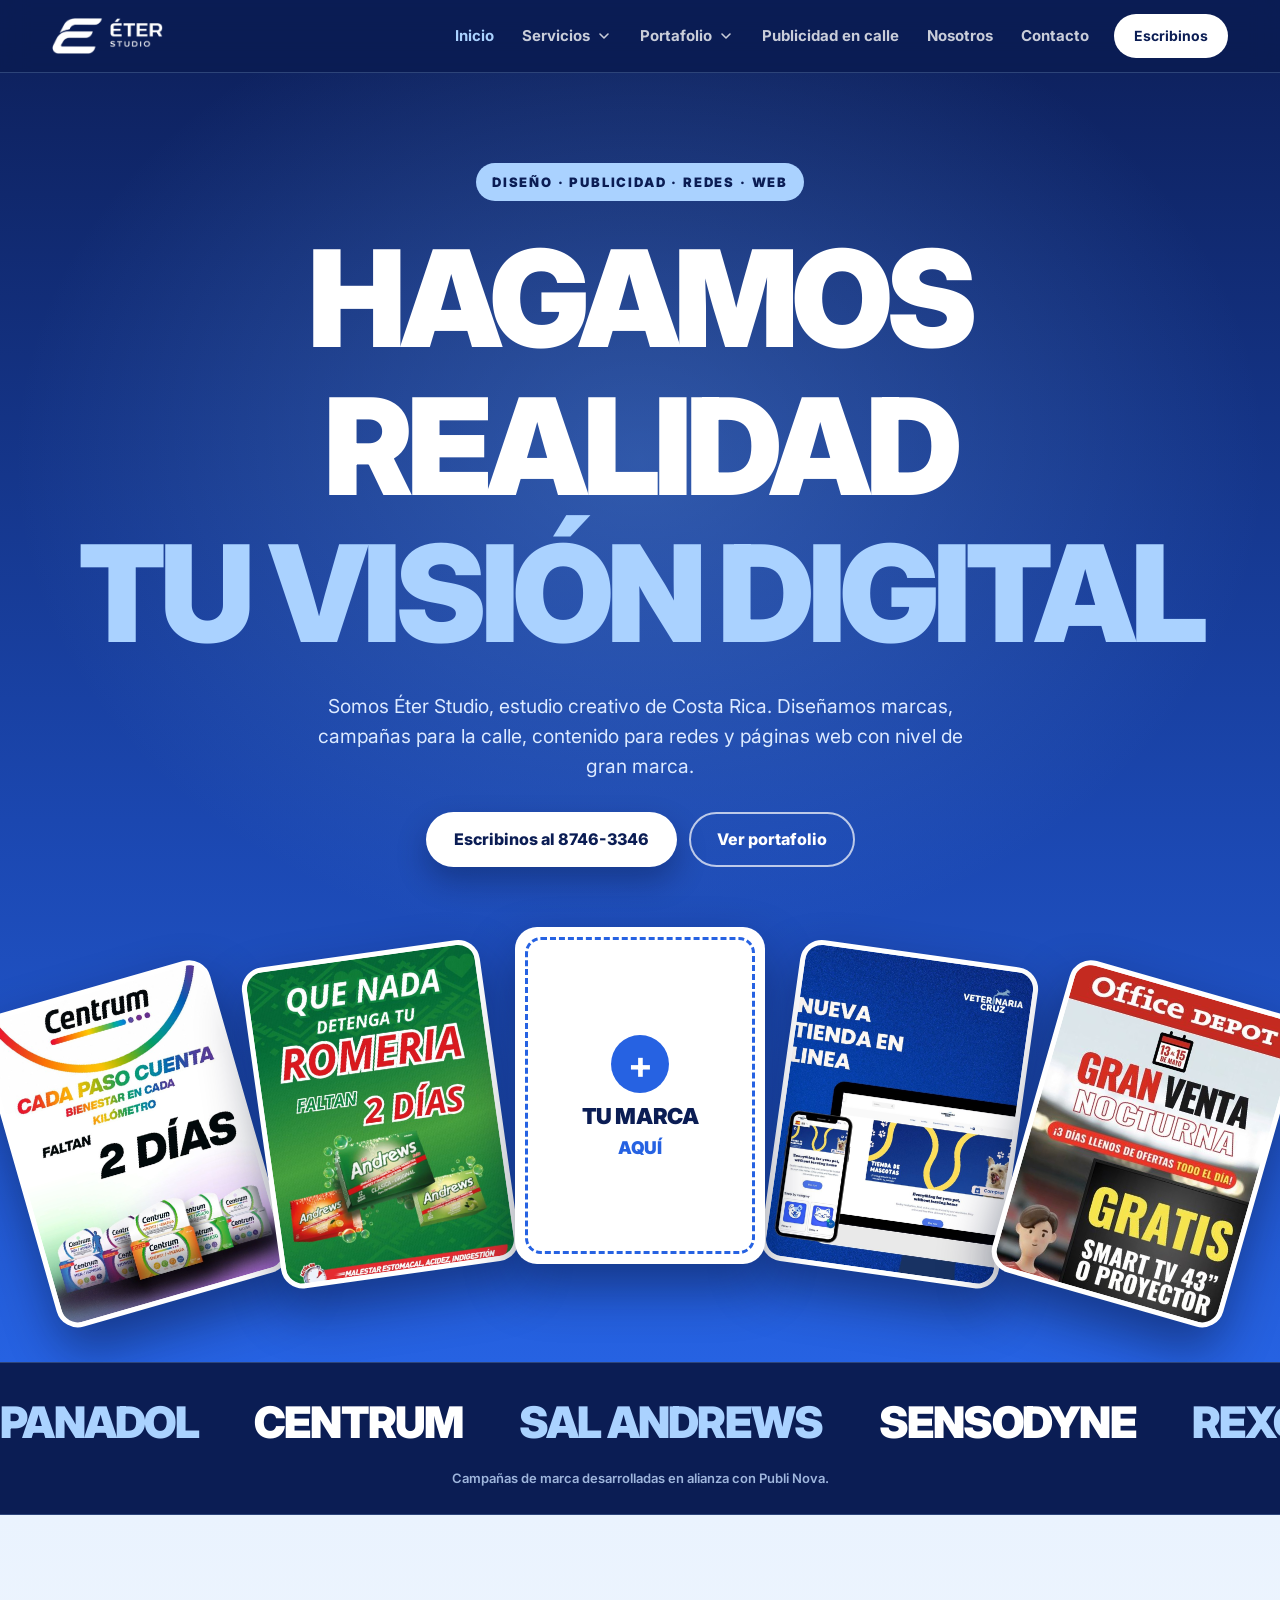
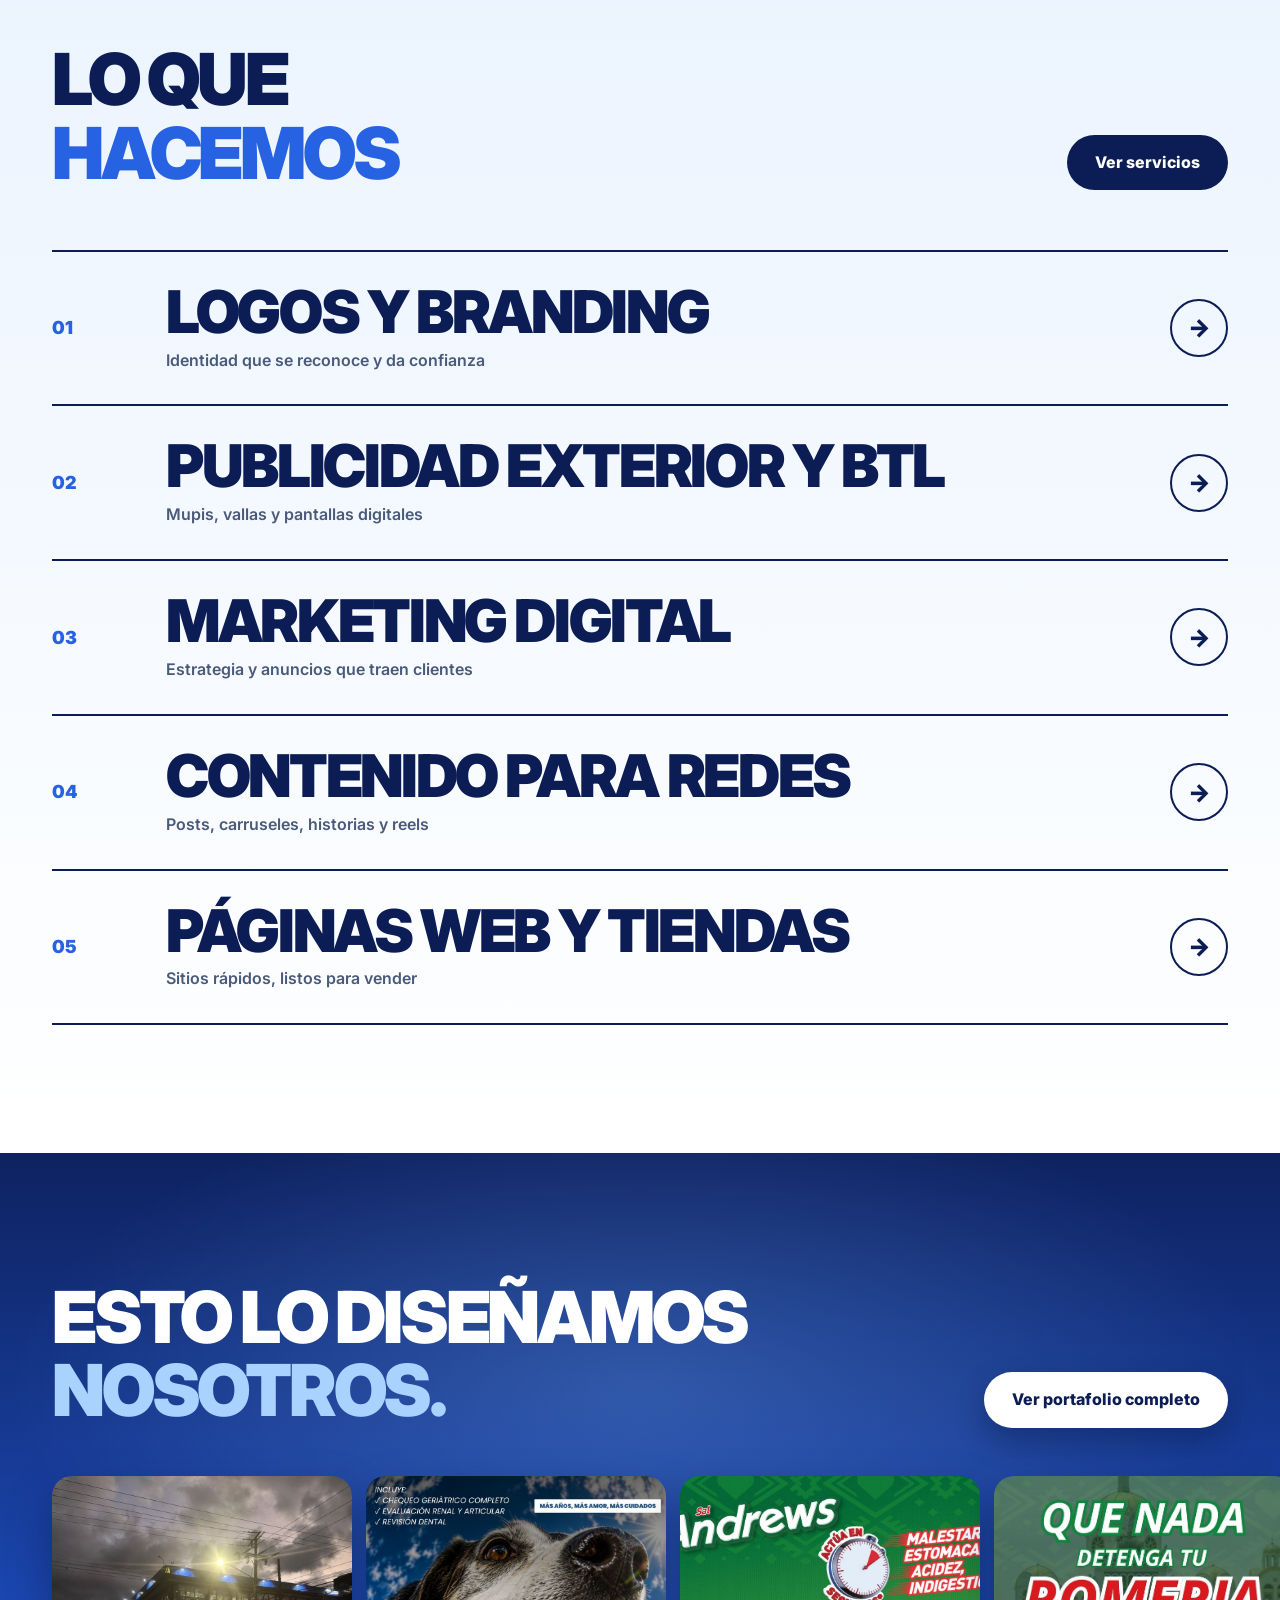
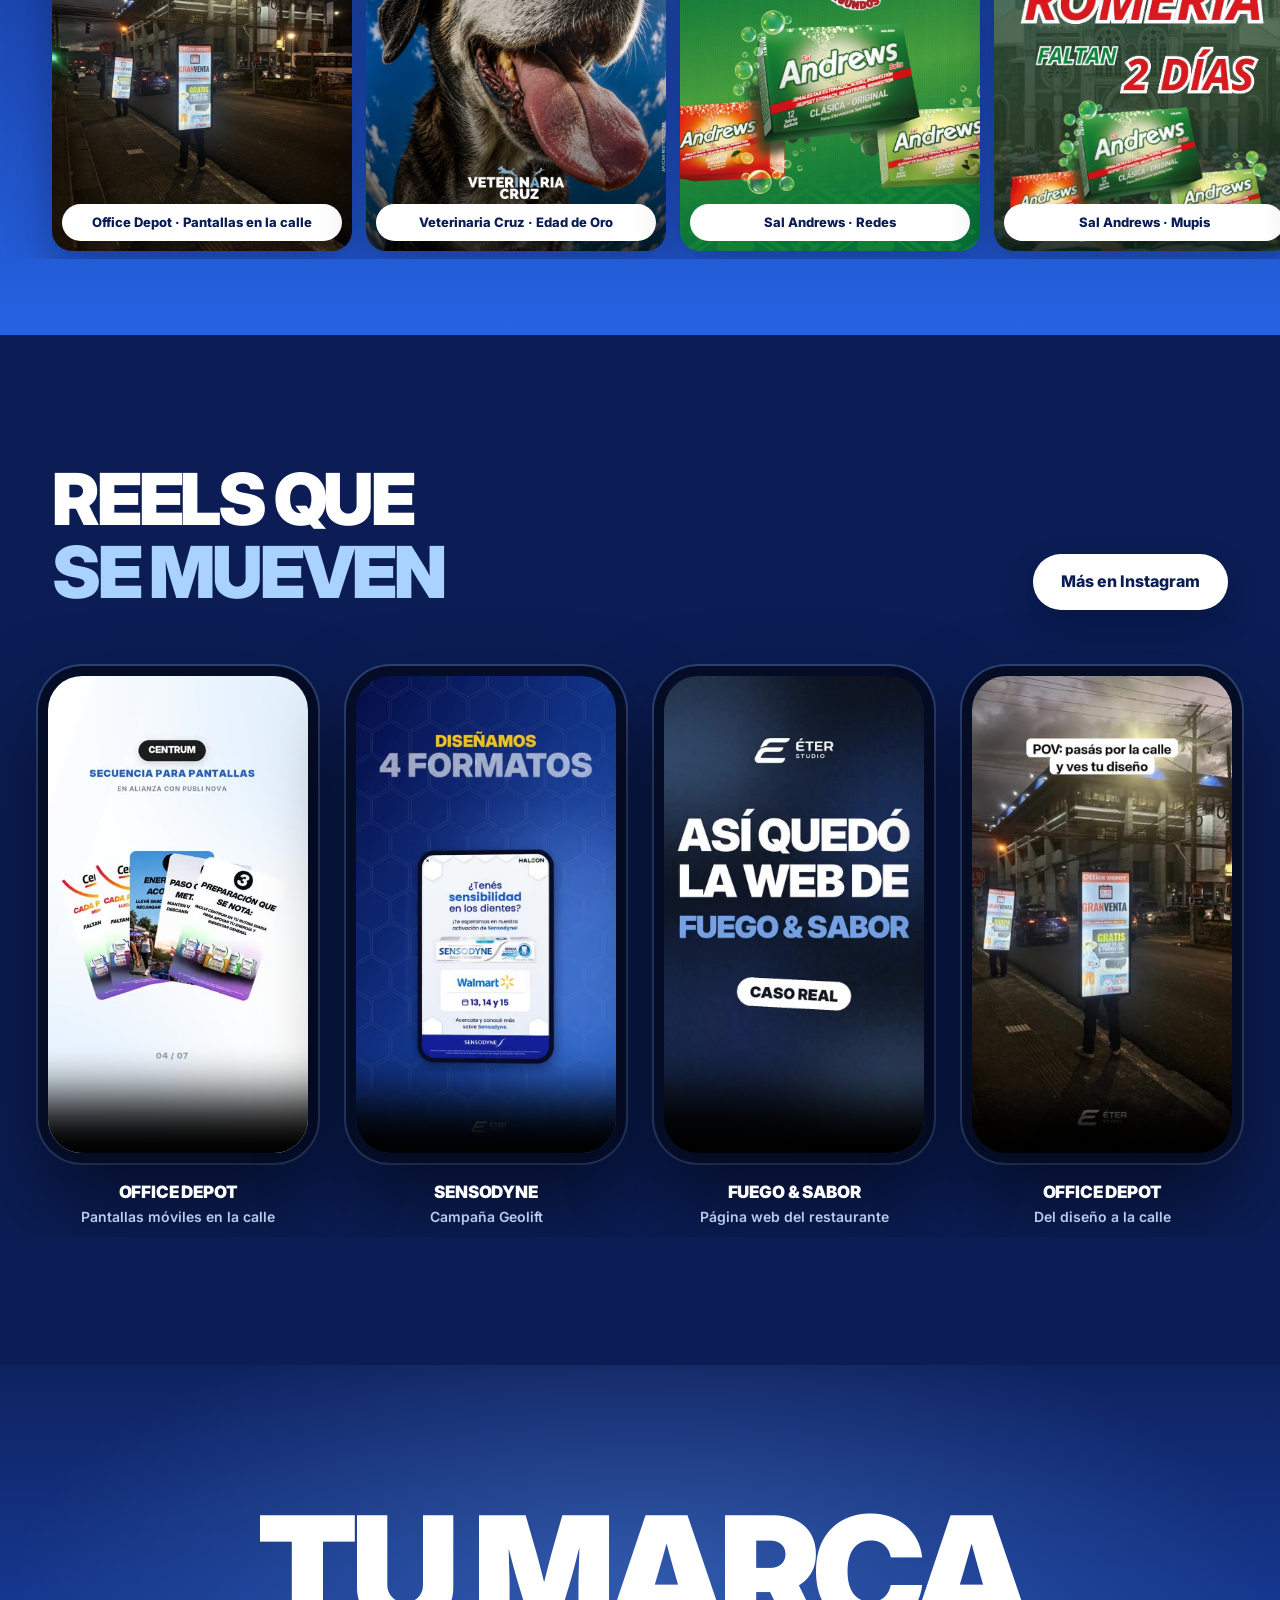
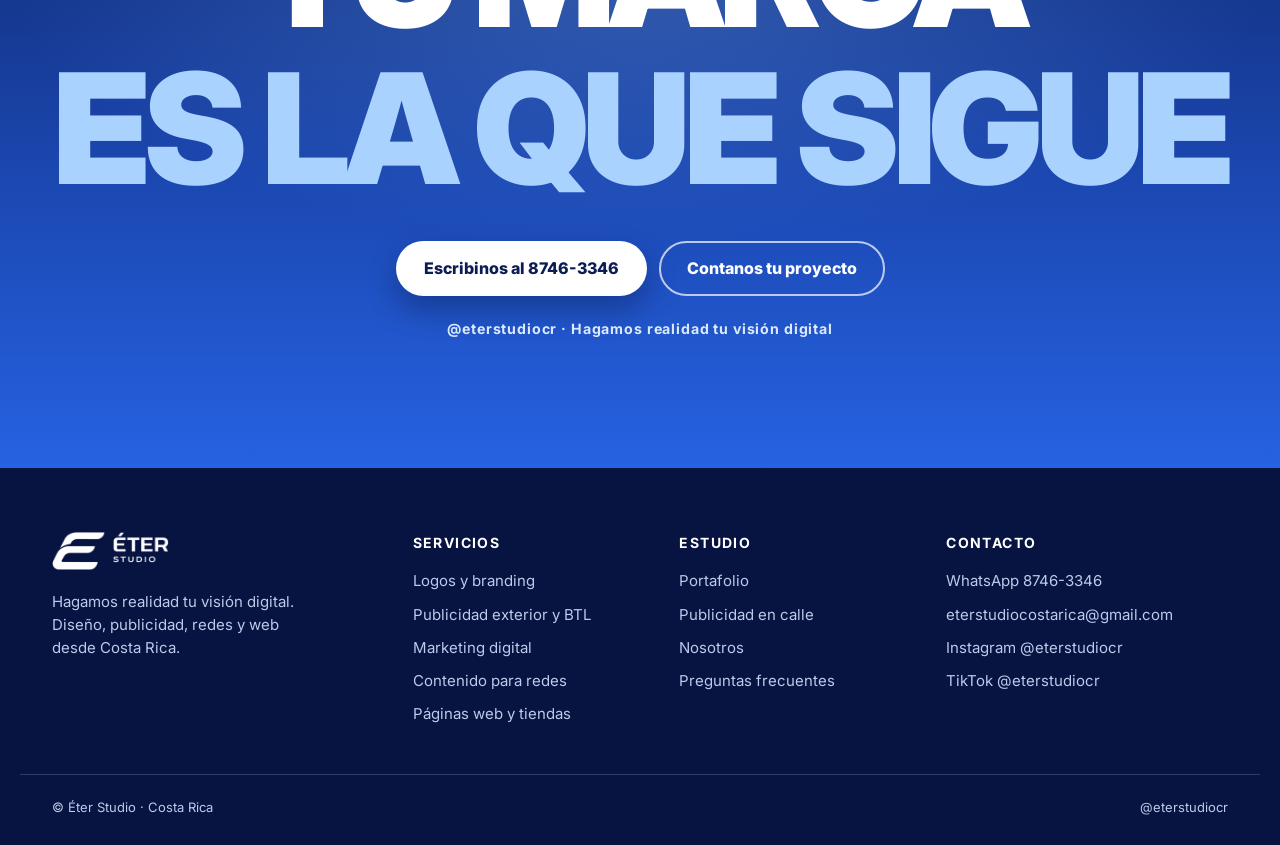
<file: index.html>
<!doctype html>
<html lang="es-CR">
<head>
<meta charset="utf-8">
<meta name="viewport" content="width=device-width, initial-scale=1, viewport-fit=cover">
<title>Éter Studio | Diseño gráfico, branding y publicidad en Costa Rica</title>
<meta name="description" content="Estudio creativo en Costa Rica: logos y branding, publicidad para vallas, mupis y pantallas, contenido para redes y páginas web. Escribinos al 8746-3346.">
<meta name="robots" content="index, follow, max-image-preview:large">
<link rel="canonical" href="https://www.eterstudiocr.com/">
<meta name="geo.region" content="CR"><meta name="geo.placename" content="Costa Rica">
<meta property="og:type" content="website"><meta property="og:locale" content="es_CR"><meta property="og:site_name" content="Éter Studio">
<meta property="og:title" content="Éter Studio | Diseño gráfico, branding y publicidad en Costa Rica"><meta property="og:description" content="Estudio creativo en Costa Rica: logos y branding, publicidad para vallas, mupis y pantallas, contenido para redes y páginas web. Escribinos al 8746-3346.">
<meta property="og:url" content="https://www.eterstudiocr.com/"><meta property="og:image" content="https://www.eterstudiocr.com/img/og-v2.jpg"><meta property="og:image:width" content="1200"><meta property="og:image:height" content="630">
<meta name="twitter:card" content="summary_large_image"><meta name="twitter:title" content="Éter Studio | Diseño gráfico, branding y publicidad en Costa Rica"><meta name="twitter:description" content="Estudio creativo en Costa Rica: logos y branding, publicidad para vallas, mupis y pantallas, contenido para redes y páginas web. Escribinos al 8746-3346."><meta name="twitter:image" content="https://www.eterstudiocr.com/img/og-v2.jpg">
<meta name="theme-color" content="#0B1D54">
<link rel="icon" type="image/png" href="img/favicon.png">
<link rel="preconnect" href="https://fonts.googleapis.com"><link rel="preconnect" href="https://fonts.gstatic.com" crossorigin><link rel="stylesheet" href="https://fonts.googleapis.com/css2?family=Inter:opsz,wght@14..32,500..900&display=swap">
<link rel="stylesheet" href="css/site.css">
<script type="application/ld+json">[{"@context": "https://schema.org", "@type": "ProfessionalService", "@id": "https://www.eterstudiocr.com/#estudio", "name": "Éter Studio", "alternateName": ["Eter Studio", "Éter Studio CR"], "description": "Estudio de diseño gráfico en Costa Rica: logos y branding, publicidad para vallas, mupis y pantallas, contenido para redes y páginas web. Cotiza por WhatsApp 8746-3346.", "url": "https://www.eterstudiocr.com/", "logo": "https://www.eterstudiocr.com/img/eter_color.png", "image": "https://www.eterstudiocr.com/img/og-v2.jpg", "telephone": "+506 8746-3346", "email": "eterstudiocostarica@gmail.com", "slogan": "Hagamos realidad tu visión digital", "address": {"@type": "PostalAddress", "addressCountry": "CR"}, "areaServed": {"@type": "Country", "name": "Costa Rica"}, "sameAs": ["https://www.instagram.com/eterstudiocr/"], "knowsLanguage": "es", "hasOfferCatalog": {"@type": "OfferCatalog", "name": "Servicios de diseño y publicidad", "itemListElement": [{"@type": "Offer", "itemOffered": {"@type": "Service", "name": "Diseño de logos y branding", "areaServed": "Costa Rica"}}, {"@type": "Offer", "itemOffered": {"@type": "Service", "name": "Diseño de publicidad exterior: vallas, mupis y pantallas digitales", "areaServed": "Costa Rica"}}, {"@type": "Offer", "itemOffered": {"@type": "Service", "name": "Marketing digital y redes sociales", "areaServed": "Costa Rica"}}, {"@type": "Offer", "itemOffered": {"@type": "Service", "name": "Contenido para redes: posts, reels y video", "areaServed": "Costa Rica"}}, {"@type": "Offer", "itemOffered": {"@type": "Service", "name": "Diseño de páginas web y tiendas en línea", "areaServed": "Costa Rica"}}]}}, {"@context": "https://schema.org", "@type": "WebSite", "name": "Éter Studio", "url": "https://www.eterstudiocr.com/", "inLanguage": "es-CR"}, {"@context": "https://schema.org", "@type": "FAQPage", "mainEntity": [{"@type": "Question", "name": "¿Dónde está Éter Studio y en qué zonas trabajan?", "acceptedAnswer": {"@type": "Answer", "text": "Somos un estudio de diseño de Costa Rica y trabajamos de forma remota con negocios de todo el país: San José, Heredia, Alajuela, Cartago, Guanacaste, Puntarenas y Limón."}}, {"@type": "Question", "name": "¿Cuánto cuesta diseñar un logo o una identidad de marca?", "acceptedAnswer": {"@type": "Answer", "text": "Depende de lo que incluya: solo el logo, o también paleta, tipografía, papelería y aplicaciones. Escríbenos al 8746-3346 y te enviamos una cotización a la medida."}}, {"@type": "Question", "name": "¿Diseñan publicidad para vallas, mupis y pantallas digitales?", "acceptedAnswer": {"@type": "Answer", "text": "Sí. Diseñamos campañas para publicidad exterior y BTL con archivos listos para imprenta o para pantallas, y con nuestra alianza con Publi Nova también podemos ponerlas en la calle."}}, {"@type": "Question", "name": "¿Hacen páginas web y tiendas en línea?", "acceptedAnswer": {"@type": "Answer", "text": "Sí. Hacemos sitios adaptados al celular, con botón de WhatsApp y tienda en línea si la necesitas, como vetcruzshop.com y publinovacr.com."}}, {"@type": "Question", "name": "¿Manejan redes sociales?", "acceptedAnswer": {"@type": "Answer", "text": "Diseñamos posts, carruseles, historias y reels, y te ayudamos con la estrategia para que tu Instagram, Facebook y TikTok atraigan clientes."}}]}]</script>
</head>
<body>
<a class="skip" href="#contenido">Saltar al contenido</a>
<header class="top">
  <div class="wrap">
    <a class="logo" href="./" aria-label="Éter Studio, inicio"><img src="img/eter_white.png" alt="Éter Studio" width="520" height="169"></a>
    <button class="burger" type="button" aria-expanded="false" aria-controls="nav"><svg width="18" height="18" viewBox="0 0 24 24" fill="none" stroke="currentColor" stroke-width="2.4" stroke-linecap="round" stroke-linejoin="round" aria-hidden="true"><path d="M4 7h16M4 12h16M4 17h16"/></svg><span>Menú</span></button>
    <nav class="nav" id="nav" aria-label="Principal">
      <a href="./" aria-current="page">Inicio</a>
      <div class="dd"><button type="button" aria-expanded="false">Servicios <svg width="16" height="16" viewBox="0 0 24 24" fill="none" stroke="currentColor" stroke-width="2.4" stroke-linecap="round" stroke-linejoin="round" aria-hidden="true"><path d="M6 9l6 6 6-6"/></svg></button><div class="menu"><a href="servicios.html#branding"><img src="img/vet_logo.jpg" alt="" loading="lazy"><span><b>Logos y branding</b><small>Identidad que se reconoce y da confianza</small></span></a><a href="servicios.html#publicidad-exterior"><img src="img/mupi1.jpg" alt="" loading="lazy"><span><b>Publicidad exterior y BTL</b><small>Mupis, vallas y pantallas digitales</small></span></a><a href="servicios.html#marketing-digital"><img src="img/centrum1.jpg" alt="" loading="lazy"><span><b>Marketing digital</b><small>Estrategia y anuncios que traen clientes</small></span></a><a href="servicios.html#contenido-redes"><img src="img/deo_cover.jpg" alt="" loading="lazy"><span><b>Contenido para redes</b><small>Posts, carruseles, historias y reels</small></span></a><a href="servicios.html#paginas-web"><img src="img/vet_tienda.jpg" alt="" loading="lazy"><span><b>Páginas web y tiendas</b><small>Sitios rápidos, listos para vender</small></span></a><a class="all" href="servicios.html">Ver todos los servicios →</a></div></div>
      <div class="dd"><button type="button" aria-expanded="false">Portafolio <svg width="16" height="16" viewBox="0 0 24 24" fill="none" stroke="currentColor" stroke-width="2.4" stroke-linecap="round" stroke-linejoin="round" aria-hidden="true"><path d="M6 9l6 6 6-6"/></svg></button><div class="menu"><a href="portafolio.html#calle"><img src="img/od_calle.jpg" alt="" loading="lazy"><span><b>Calle y pantallas</b><small>Mupis, vallas y pantallas</small></span></a><a href="portafolio.html#redes"><img src="img/andrews_post.jpg" alt="" loading="lazy"><span><b>Redes sociales</b><small>Posts, historias y portadas</small></span></a><a href="portafolio.html#web"><img src="img/reel_fuego.jpg" alt="" loading="lazy"><span><b>Web y video</b><small>Sitios y edición de reels</small></span></a><a href="portafolio.html#caso"><img src="img/vet_oro.jpg" alt="" loading="lazy"><span><b>Caso Veterinaria Cruz</b><small>Branding de principio a fin</small></span></a><a class="all" href="portafolio.html">Ver todo el portafolio →</a></div></div>
      <a href="publicidad-en-calle.html">Publicidad en calle</a>
      <a href="nosotros.html">Nosotros</a>
      <a href="contacto.html">Contacto</a>
      <a class="btn" href="https://wa.me/50687463346?text=Hola%20%C3%89ter%20Studio%2C%20quiero%20cotizar%20un%20proyecto" target="_blank" rel="noopener">Escribinos</a>
    </nav>
  </div>
</header>
<main id="contenido">
<section class="blue hero" aria-labelledby="h1">
  <div class="wrap">
    <span class="kick">Diseño · Publicidad · Redes · Web</span>
    <h1 id="h1" class="t" style="margin-top:24px">Hagamos realidad<br><em>tu visión digital</em></h1>
    <p class="lead">Somos Éter Studio, estudio creativo de Costa Rica. Diseñamos marcas, campañas para la calle, contenido para redes y páginas web con nivel de gran marca.</p>
    <div class="btns"><a class="btn btn-w" href="https://wa.me/50687463346?text=Hola%20%C3%89ter%20Studio%2C%20quiero%20cotizar%20un%20proyecto" target="_blank" rel="noopener">Escribinos al 8746-3346</a><a class="btn btn-o" href="portafolio.html">Ver portafolio</a></div>
    <div class="fan" aria-label="Algunos de nuestros trabajos"><figure class="f1"><img src="img/centrum1.jpg" alt="Pieza de Centrum para pantallas"></figure><figure class="f2"><img src="img/mupi1.jpg" alt="Mupi de Sal Andrews para la Romería"></figure><figure class="f3"><a href="contacto.html" style="all:unset;cursor:pointer;position:absolute;inset:0"><div><span>+</span>Tu marca<small>aquí</small></div></a></figure><figure class="f4"><img src="img/vet_tienda.jpg" alt="Tienda en línea de Veterinaria Cruz"></figure><figure class="f5"><img src="img/od_tall.jpg" alt="Arte de Office Depot para pantalla móvil"></figure></div>
  </div>
</section>
<div class="marq" aria-label="Marcas con las que hemos trabajado"><div class="track" aria-hidden="true"><span>Panadol</span><span>Centrum</span><span>Sal Andrews</span><span>Sensodyne</span><span>Rexona</span><span>Dove</span><span>Office Depot</span><span>Publi Nova</span><span>Veterinaria Cruz</span><span>AC Multiservicio</span><span>Panadol</span><span>Centrum</span><span>Sal Andrews</span><span>Sensodyne</span><span>Rexona</span><span>Dove</span><span>Office Depot</span><span>Publi Nova</span><span>Veterinaria Cruz</span><span>AC Multiservicio</span></div><p style="position:absolute;width:1px;height:1px;overflow:hidden;clip:rect(0 0 0 0)">Marcas: Panadol, Centrum, Sal Andrews, Sensodyne, Rexona, Dove, Office Depot, Publi Nova, Veterinaria Cruz, AC Multiservicio.</p><small>Campañas de marca desarrolladas en alianza con Publi Nova.</small></div>
<section class="light" aria-labelledby="t-serv">
  <div class="wrap">
    <div class="split"><h2 id="t-serv" class="t m">Lo que<br><em>hacemos</em></h2><a class="btn btn-n" href="servicios.html">Ver servicios</a></div>
    <div class="rows"><a href="servicios.html#branding"><span class="n">01</span><span><b>Logos y branding</b><small>Identidad que se reconoce y da confianza</small></span><span class="go" aria-hidden="true">→</span><img src="img/vet_logo.jpg" alt="" loading="lazy"></a><a href="servicios.html#publicidad-exterior"><span class="n">02</span><span><b>Publicidad exterior y BTL</b><small>Mupis, vallas y pantallas digitales</small></span><span class="go" aria-hidden="true">→</span><img src="img/mupi1.jpg" alt="" loading="lazy"></a><a href="servicios.html#marketing-digital"><span class="n">03</span><span><b>Marketing digital</b><small>Estrategia y anuncios que traen clientes</small></span><span class="go" aria-hidden="true">→</span><img src="img/centrum1.jpg" alt="" loading="lazy"></a><a href="servicios.html#contenido-redes"><span class="n">04</span><span><b>Contenido para redes</b><small>Posts, carruseles, historias y reels</small></span><span class="go" aria-hidden="true">→</span><img src="img/deo_cover.jpg" alt="" loading="lazy"></a><a href="servicios.html#paginas-web"><span class="n">05</span><span><b>Páginas web y tiendas</b><small>Sitios rápidos, listos para vender</small></span><span class="go" aria-hidden="true">→</span><img src="img/vet_tienda.jpg" alt="" loading="lazy"></a></div>
  </div>
</section>
<section class="blue" aria-labelledby="t-mos">
  <div class="wrap">
    <div class="split"><h2 id="t-mos" class="t m">Esto lo diseñamos<br><em>nosotros.</em></h2><a class="btn btn-w" href="portafolio.html">Ver portafolio completo</a></div>
  </div>
  <div class="strip" aria-label="Algunos trabajos, deslizá para ver más"><a href="portafolio.html#calle"><img src="img/od_calle.jpg" alt="Office Depot · Pantallas en la calle" loading="lazy"><span>Office Depot · Pantallas en la calle</span></a><a href="portafolio.html#caso"><img src="img/vet_oro.jpg" alt="Veterinaria Cruz · Edad de Oro" loading="lazy"><span>Veterinaria Cruz · Edad de Oro</span></a><a href="portafolio.html#redes"><img src="img/andrews_post.jpg" alt="Sal Andrews · Redes" loading="lazy"><span>Sal Andrews · Redes</span></a><a href="portafolio.html#calle"><img src="img/mupi2.jpg" alt="Sal Andrews · Mupis" loading="lazy"><span>Sal Andrews · Mupis</span></a><a href="portafolio.html#calle"><img src="img/panadol1.jpg" alt="Panadol · Pantallas digitales" loading="lazy"><span>Panadol · Pantallas digitales</span></a><a href="portafolio.html#redes"><img src="img/deo_cover.jpg" alt="Rexona · Dove" loading="lazy"><span>Rexona · Dove</span></a><a href="portafolio.html#web"><img src="img/vet_tienda.jpg" alt="vetcruzshop.com" loading="lazy"><span>vetcruzshop.com</span></a><a href="portafolio.html#redes"><img src="img/ac.jpg" alt="AC Multiservicio · Redes" loading="lazy"><span>AC Multiservicio · Redes</span></a><a href="portafolio.html#web"><img src="img/reel_fuego.jpg" alt="Fuego & Sabor · Web" loading="lazy"><span>Fuego & Sabor · Web</span></a><a class="more" href="portafolio.html"><b>+15</b>Ver todo el portafolio →</a></div>
</section>
<section class="navy" aria-labelledby="t-reel">
  <div class="wrap"><div class="split"><h2 id="t-reel" class="t m">Reels que<br><em>se mueven</em></h2><a class="btn btn-w" href="https://www.instagram.com/eterstudiocr/reels/" target="_blank" rel="noopener">Más en Instagram</a></div></div>
  <div class="reels"><figure><div class="phone"><video src="img/reel.mp4" poster="img/reel_poster.jpg" muted loop playsinline preload="none" aria-label="Reel Office Depot: Pantallas móviles en la calle"></video></div><figcaption><b>Office Depot</b>Pantallas móviles en la calle</figcaption></figure><figure><div class="phone"><video src="img/reel_sensodyne.mp4" poster="img/reel_sensodyne.jpg" muted loop playsinline preload="none" aria-label="Reel Sensodyne: Campaña Geolift"></video></div><figcaption><b>Sensodyne</b>Campaña Geolift</figcaption></figure><figure><div class="phone"><video src="img/reel_fuego.mp4" poster="img/reel_fuego.jpg" muted loop playsinline preload="none" aria-label="Reel Fuego & Sabor: Página web del restaurante"></video></div><figcaption><b>Fuego & Sabor</b>Página web del restaurante</figcaption></figure><figure><div class="phone"><video src="img/reel_calle.mp4" poster="img/reel_calle.jpg" muted loop playsinline preload="none" aria-label="Reel Office Depot: Del diseño a la calle"></video></div><figcaption><b>Office Depot</b>Del diseño a la calle</figcaption></figure></div>
</section>
<section class="blue cta" aria-labelledby="t-cta">
  <div class="wrap">
    <h2 id="t-cta" class="t">Tu marca<br><em>es la que sigue</em></h2>
    <div class="btns"><a class="btn btn-w" href="https://wa.me/50687463346?text=Hola%20%C3%89ter%20Studio%2C%20quiero%20cotizar%20un%20proyecto" target="_blank" rel="noopener">Escribinos al 8746-3346</a><a class="btn btn-o" href="contacto.html">Contanos tu proyecto</a></div>
    <small>@eterstudiocr · Hagamos realidad tu visión digital</small>
  </div>
</section>
</main>
<footer>
  <div class="wrap fgrid">
    <div class="fbrand"><img src="img/eter_white.png" alt="Éter Studio" width="520" height="169" loading="lazy"><p>Hagamos realidad tu visión digital. Diseño, publicidad, redes y web desde Costa Rica.</p></div>
    <div><b>Servicios</b><a href="servicios.html#branding">Logos y branding</a><a href="servicios.html#publicidad-exterior">Publicidad exterior y BTL</a><a href="servicios.html#marketing-digital">Marketing digital</a><a href="servicios.html#contenido-redes">Contenido para redes</a><a href="servicios.html#paginas-web">Páginas web y tiendas</a></div>
    <div><b>Estudio</b><a href="portafolio.html">Portafolio</a><a href="publicidad-en-calle.html">Publicidad en calle</a><a href="nosotros.html">Nosotros</a><a href="nosotros.html#preguntas">Preguntas frecuentes</a></div>
    <div><b>Contacto</b><a href="https://wa.me/50687463346?text=Hola%20%C3%89ter%20Studio%2C%20quiero%20cotizar%20un%20proyecto" target="_blank" rel="noopener">WhatsApp 8746-3346</a><a href="mailto:eterstudiocostarica@gmail.com">eterstudiocostarica@gmail.com</a><a href="https://www.instagram.com/eterstudiocr/" target="_blank" rel="noopener">Instagram @eterstudiocr</a><a href="https://www.tiktok.com/@eterstudiocr" target="_blank" rel="noopener">TikTok @eterstudiocr</a></div>
  </div>
  <div class="wrap fbot"><span>© Éter Studio · Costa Rica</span><span>@eterstudiocr</span></div>
</footer>
<script src="js/site.js"></script>
</body>
</html>
</file>
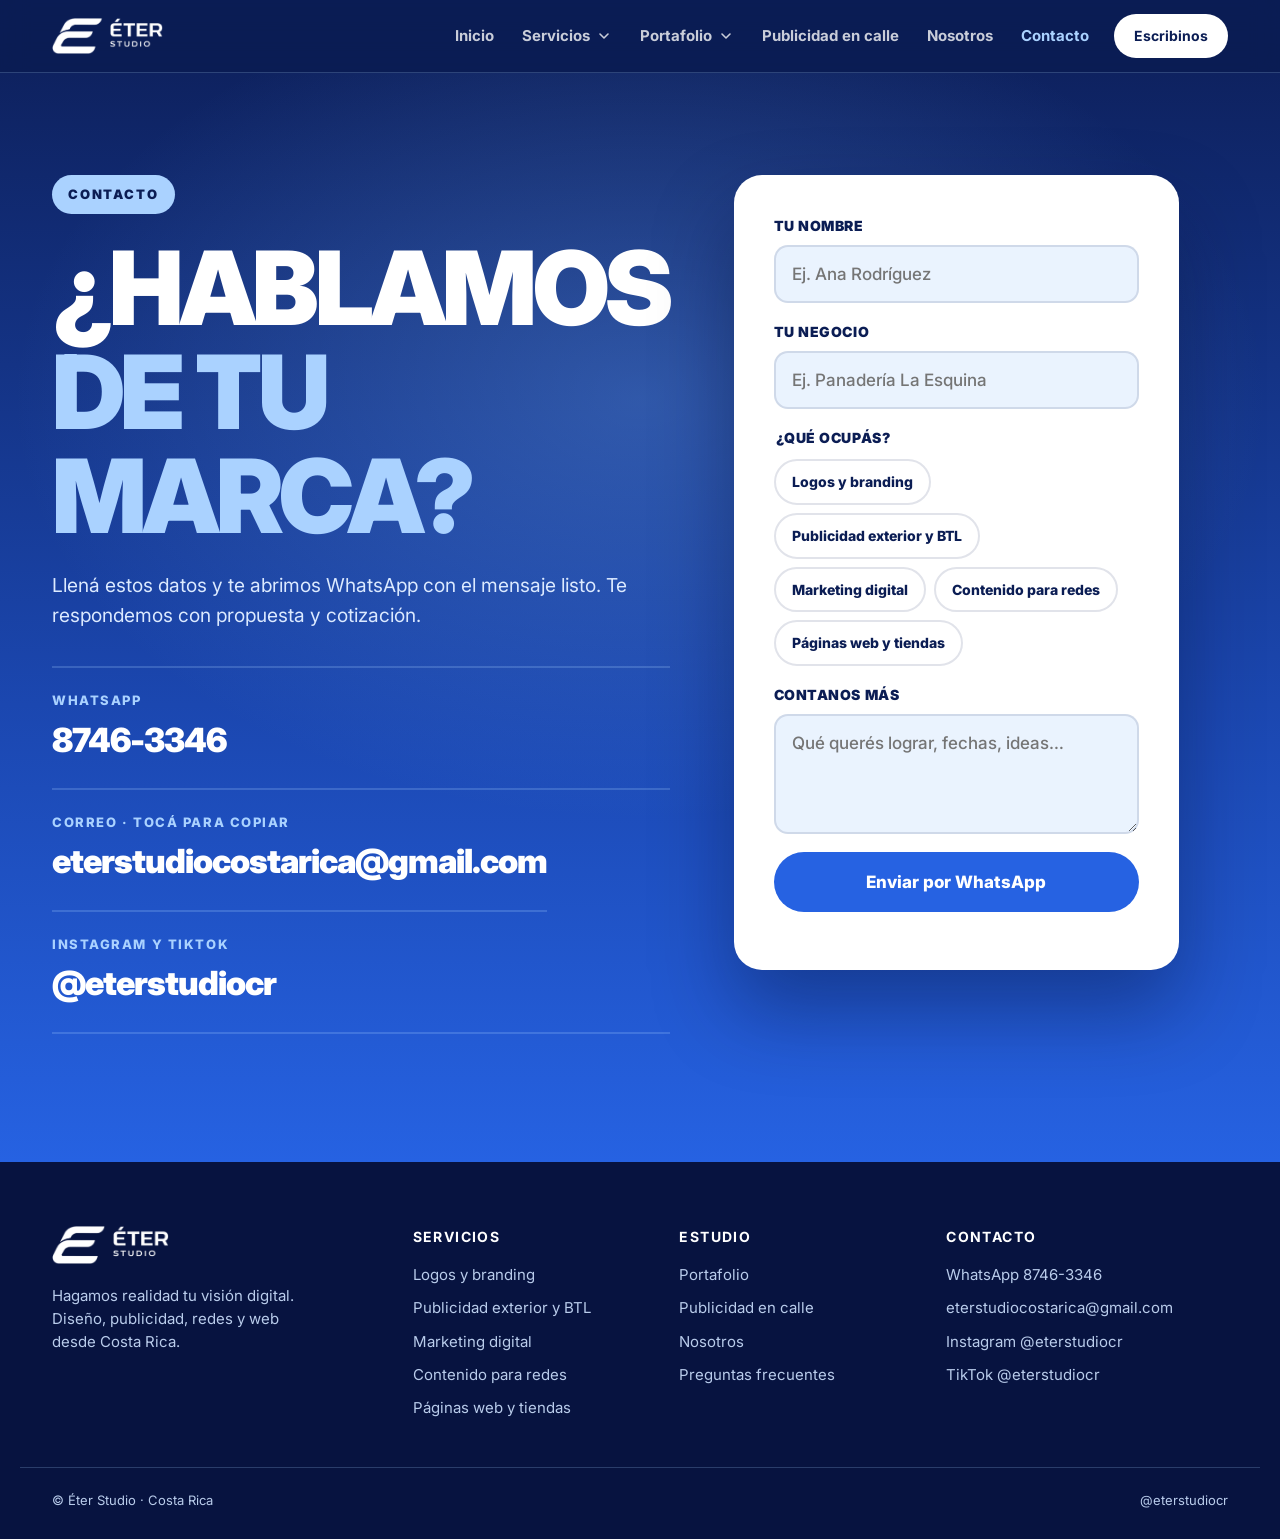
<file: contacto.html>
<!doctype html>
<html lang="es-CR">
<head>
<meta charset="utf-8">
<meta name="viewport" content="width=device-width, initial-scale=1, viewport-fit=cover">
<title>Contacto | Éter Studio — Cotizá tu proyecto por WhatsApp</title>
<meta name="description" content="Cotizá tu logo, campaña, contenido para redes o página web con Éter Studio. WhatsApp 8746-3346, eterstudiocostarica@gmail.com, Instagram @eterstudiocr.">
<meta name="robots" content="index, follow, max-image-preview:large">
<link rel="canonical" href="https://www.eterstudiocr.com/contacto.html">
<meta name="geo.region" content="CR"><meta name="geo.placename" content="Costa Rica">
<meta property="og:type" content="website"><meta property="og:locale" content="es_CR"><meta property="og:site_name" content="Éter Studio">
<meta property="og:title" content="Contacto | Éter Studio — Cotizá tu proyecto por WhatsApp"><meta property="og:description" content="Cotizá tu logo, campaña, contenido para redes o página web con Éter Studio. WhatsApp 8746-3346, eterstudiocostarica@gmail.com, Instagram @eterstudiocr.">
<meta property="og:url" content="https://www.eterstudiocr.com/contacto.html"><meta property="og:image" content="https://www.eterstudiocr.com/img/og-v2.jpg"><meta property="og:image:width" content="1200"><meta property="og:image:height" content="630">
<meta name="twitter:card" content="summary_large_image"><meta name="twitter:title" content="Contacto | Éter Studio — Cotizá tu proyecto por WhatsApp"><meta name="twitter:description" content="Cotizá tu logo, campaña, contenido para redes o página web con Éter Studio. WhatsApp 8746-3346, eterstudiocostarica@gmail.com, Instagram @eterstudiocr."><meta name="twitter:image" content="https://www.eterstudiocr.com/img/og-v2.jpg">
<meta name="theme-color" content="#0B1D54">
<link rel="icon" type="image/png" href="img/favicon.png">
<link rel="preconnect" href="https://fonts.googleapis.com"><link rel="preconnect" href="https://fonts.gstatic.com" crossorigin><link rel="stylesheet" href="https://fonts.googleapis.com/css2?family=Inter:opsz,wght@14..32,500..900&display=swap">
<link rel="stylesheet" href="css/site.css">

</head>
<body>
<a class="skip" href="#contenido">Saltar al contenido</a>
<header class="top">
  <div class="wrap">
    <a class="logo" href="./" aria-label="Éter Studio, inicio"><img src="img/eter_white.png" alt="Éter Studio" width="520" height="169"></a>
    <button class="burger" type="button" aria-expanded="false" aria-controls="nav"><svg width="18" height="18" viewBox="0 0 24 24" fill="none" stroke="currentColor" stroke-width="2.4" stroke-linecap="round" stroke-linejoin="round" aria-hidden="true"><path d="M4 7h16M4 12h16M4 17h16"/></svg><span>Menú</span></button>
    <nav class="nav" id="nav" aria-label="Principal">
      <a href="./">Inicio</a>
      <div class="dd"><button type="button" aria-expanded="false">Servicios <svg width="16" height="16" viewBox="0 0 24 24" fill="none" stroke="currentColor" stroke-width="2.4" stroke-linecap="round" stroke-linejoin="round" aria-hidden="true"><path d="M6 9l6 6 6-6"/></svg></button><div class="menu"><a href="servicios.html#branding"><img src="img/vet_logo.jpg" alt="" loading="lazy"><span><b>Logos y branding</b><small>Identidad que se reconoce y da confianza</small></span></a><a href="servicios.html#publicidad-exterior"><img src="img/mupi1.jpg" alt="" loading="lazy"><span><b>Publicidad exterior y BTL</b><small>Mupis, vallas y pantallas digitales</small></span></a><a href="servicios.html#marketing-digital"><img src="img/centrum1.jpg" alt="" loading="lazy"><span><b>Marketing digital</b><small>Estrategia y anuncios que traen clientes</small></span></a><a href="servicios.html#contenido-redes"><img src="img/deo_cover.jpg" alt="" loading="lazy"><span><b>Contenido para redes</b><small>Posts, carruseles, historias y reels</small></span></a><a href="servicios.html#paginas-web"><img src="img/vet_tienda.jpg" alt="" loading="lazy"><span><b>Páginas web y tiendas</b><small>Sitios rápidos, listos para vender</small></span></a><a class="all" href="servicios.html">Ver todos los servicios →</a></div></div>
      <div class="dd"><button type="button" aria-expanded="false">Portafolio <svg width="16" height="16" viewBox="0 0 24 24" fill="none" stroke="currentColor" stroke-width="2.4" stroke-linecap="round" stroke-linejoin="round" aria-hidden="true"><path d="M6 9l6 6 6-6"/></svg></button><div class="menu"><a href="portafolio.html#calle"><img src="img/od_calle.jpg" alt="" loading="lazy"><span><b>Calle y pantallas</b><small>Mupis, vallas y pantallas</small></span></a><a href="portafolio.html#redes"><img src="img/andrews_post.jpg" alt="" loading="lazy"><span><b>Redes sociales</b><small>Posts, historias y portadas</small></span></a><a href="portafolio.html#web"><img src="img/reel_fuego.jpg" alt="" loading="lazy"><span><b>Web y video</b><small>Sitios y edición de reels</small></span></a><a href="portafolio.html#caso"><img src="img/vet_oro.jpg" alt="" loading="lazy"><span><b>Caso Veterinaria Cruz</b><small>Branding de principio a fin</small></span></a><a class="all" href="portafolio.html">Ver todo el portafolio →</a></div></div>
      <a href="publicidad-en-calle.html">Publicidad en calle</a>
      <a href="nosotros.html">Nosotros</a>
      <a href="contacto.html" aria-current="page">Contacto</a>
      <a class="btn" href="https://wa.me/50687463346?text=Hola%20%C3%89ter%20Studio%2C%20quiero%20cotizar%20un%20proyecto" target="_blank" rel="noopener">Escribinos</a>
    </nav>
  </div>
</header>
<main id="contenido">
<section class="blue" style="padding-top:clamp(56px,8vw,110px)"><div class="wrap ct">
  <div><span class="kick">Contacto</span><h1 class="t" style="margin-top:22px">¿Hablamos<br><em>de tu marca?</em></h1><p class="lead" style="margin-top:22px">Llená estos datos y te abrimos WhatsApp con el mensaje listo. Te respondemos con propuesta y cotización.</p>
  <div class="direct" style="margin-top:36px">
    <a href="https://wa.me/50687463346?text=Hola%20%C3%89ter%20Studio%2C%20quiero%20cotizar%20un%20proyecto" target="_blank" rel="noopener"><small>WhatsApp</small><b>8746-3346</b></a>
    <button type="button" id="copy-mail" data-v="eterstudiocostarica@gmail.com"><small id="copy-msg" aria-live="polite">Correo · tocá para copiar</small><b>eterstudiocostarica@gmail.com</b></button>
    <a href="https://www.instagram.com/eterstudiocr/" target="_blank" rel="noopener"><small>Instagram y TikTok</small><b>@eterstudiocr</b></a>
  </div></div>
  <form class="form" id="wa-form" novalidate>
    <label>Tu nombre<input name="nombre" autocomplete="name" required placeholder="Ej. Ana Rodríguez"></label>
    <label>Tu negocio<input name="negocio" autocomplete="organization" placeholder="Ej. Panadería La Esquina"></label>
    <fieldset><legend>¿Qué ocupás?</legend><div class="chips"><label><input type="checkbox" name="s" value="Logos y branding">Logos y branding</label><label><input type="checkbox" name="s" value="Publicidad exterior y BTL">Publicidad exterior y BTL</label><label><input type="checkbox" name="s" value="Marketing digital">Marketing digital</label><label><input type="checkbox" name="s" value="Contenido para redes">Contenido para redes</label><label><input type="checkbox" name="s" value="Páginas web y tiendas">Páginas web y tiendas</label></div></fieldset>
    <label>Contanos más<textarea name="msg" placeholder="Qué querés lograr, fechas, ideas…"></textarea></label>
    <button class="btn btn-b" type="submit">Enviar por WhatsApp</button>
    <small id="f-msg" aria-live="polite" style="color:var(--muted)"></small>
  </form>
</div></section>
</main>
<footer>
  <div class="wrap fgrid">
    <div class="fbrand"><img src="img/eter_white.png" alt="Éter Studio" width="520" height="169" loading="lazy"><p>Hagamos realidad tu visión digital. Diseño, publicidad, redes y web desde Costa Rica.</p></div>
    <div><b>Servicios</b><a href="servicios.html#branding">Logos y branding</a><a href="servicios.html#publicidad-exterior">Publicidad exterior y BTL</a><a href="servicios.html#marketing-digital">Marketing digital</a><a href="servicios.html#contenido-redes">Contenido para redes</a><a href="servicios.html#paginas-web">Páginas web y tiendas</a></div>
    <div><b>Estudio</b><a href="portafolio.html">Portafolio</a><a href="publicidad-en-calle.html">Publicidad en calle</a><a href="nosotros.html">Nosotros</a><a href="nosotros.html#preguntas">Preguntas frecuentes</a></div>
    <div><b>Contacto</b><a href="https://wa.me/50687463346?text=Hola%20%C3%89ter%20Studio%2C%20quiero%20cotizar%20un%20proyecto" target="_blank" rel="noopener">WhatsApp 8746-3346</a><a href="mailto:eterstudiocostarica@gmail.com">eterstudiocostarica@gmail.com</a><a href="https://www.instagram.com/eterstudiocr/" target="_blank" rel="noopener">Instagram @eterstudiocr</a><a href="https://www.tiktok.com/@eterstudiocr" target="_blank" rel="noopener">TikTok @eterstudiocr</a></div>
  </div>
  <div class="wrap fbot"><span>© Éter Studio · Costa Rica</span><span>@eterstudiocr</span></div>
</footer>
<script src="js/site.js"></script>
</body>
</html>
</file>
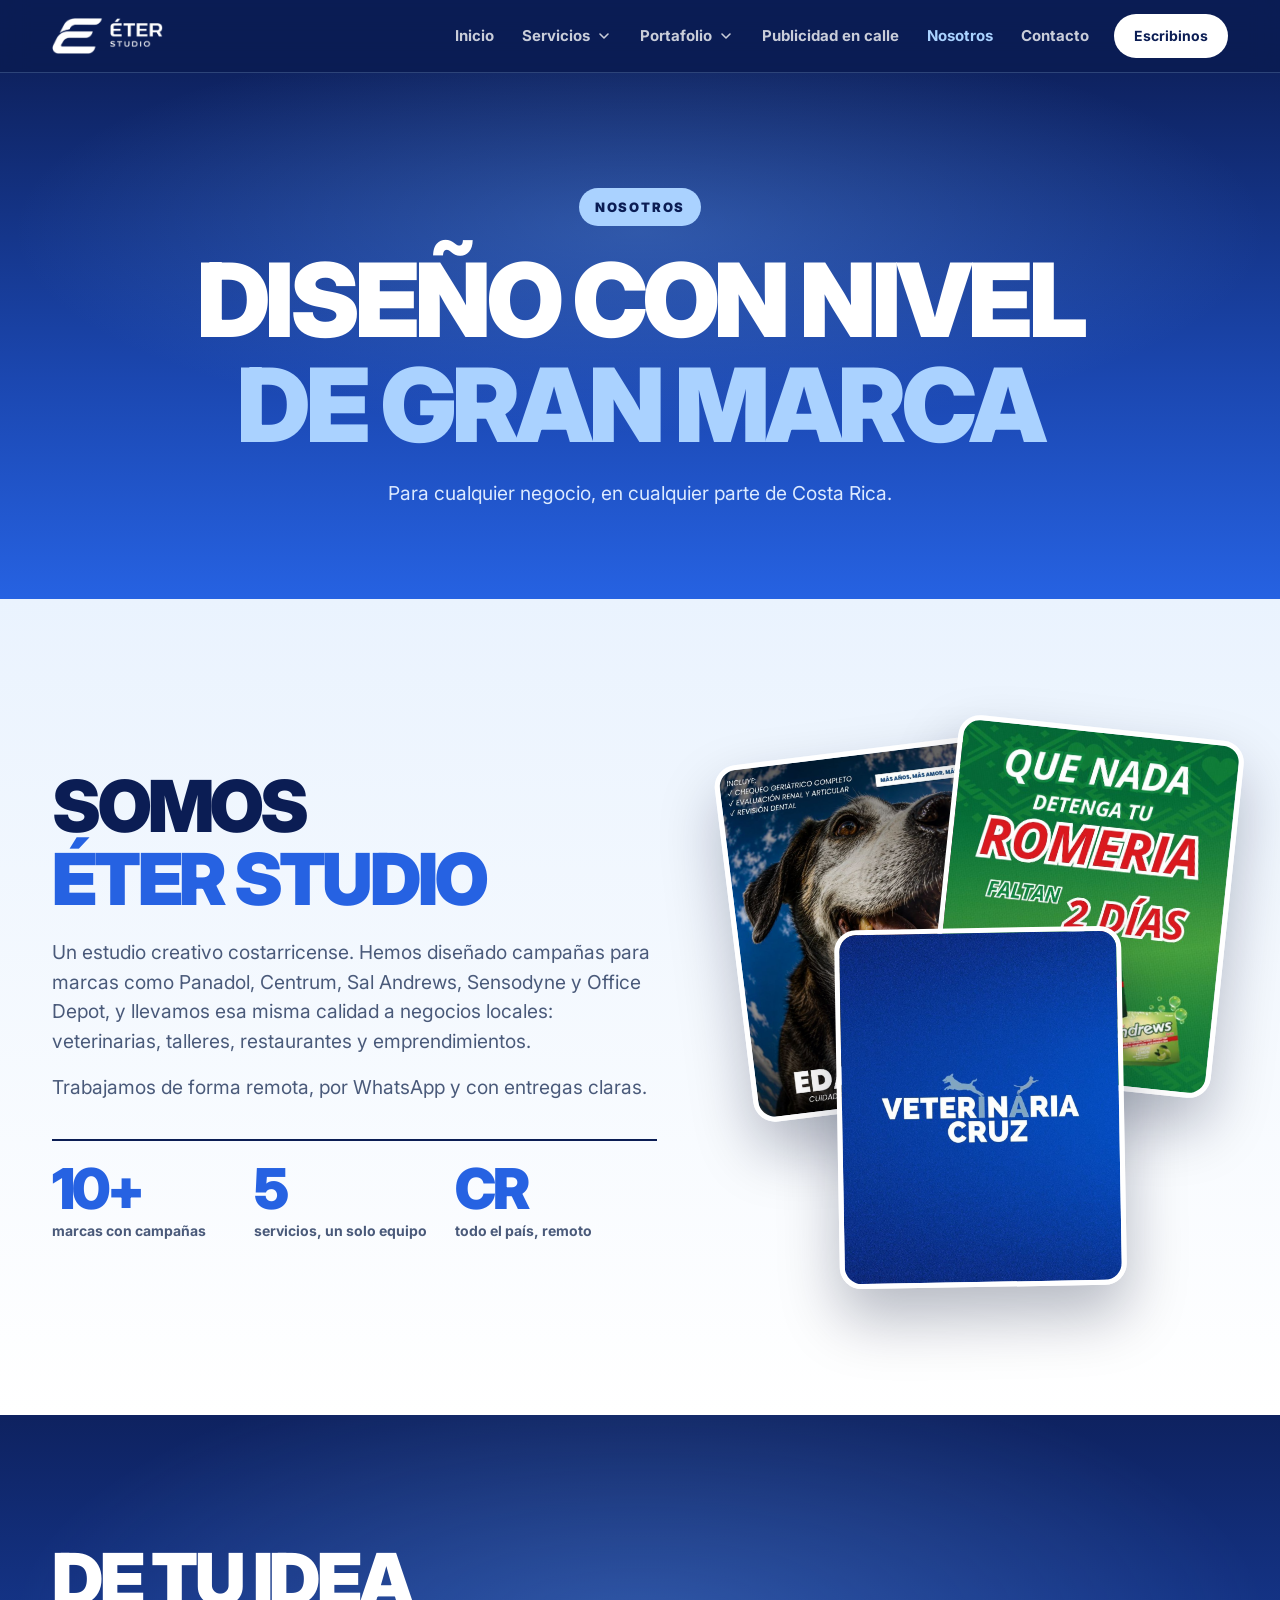
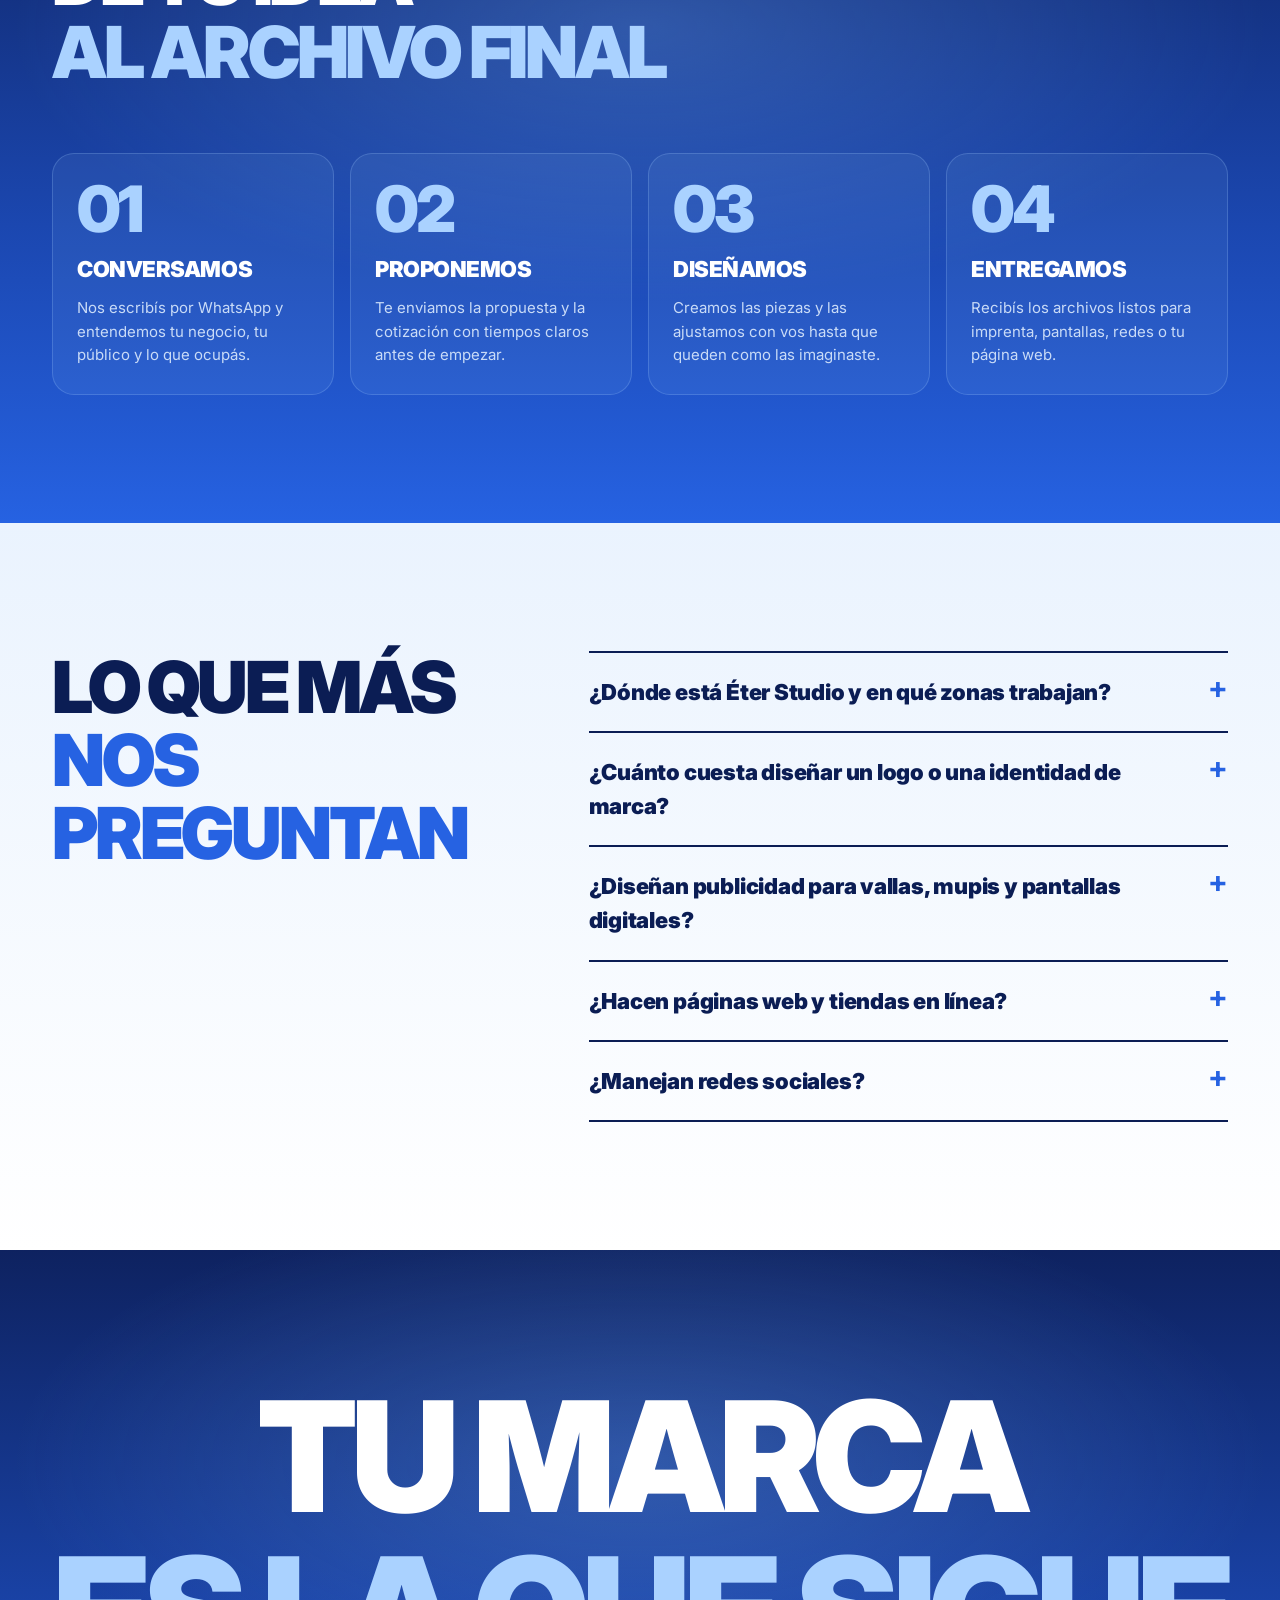
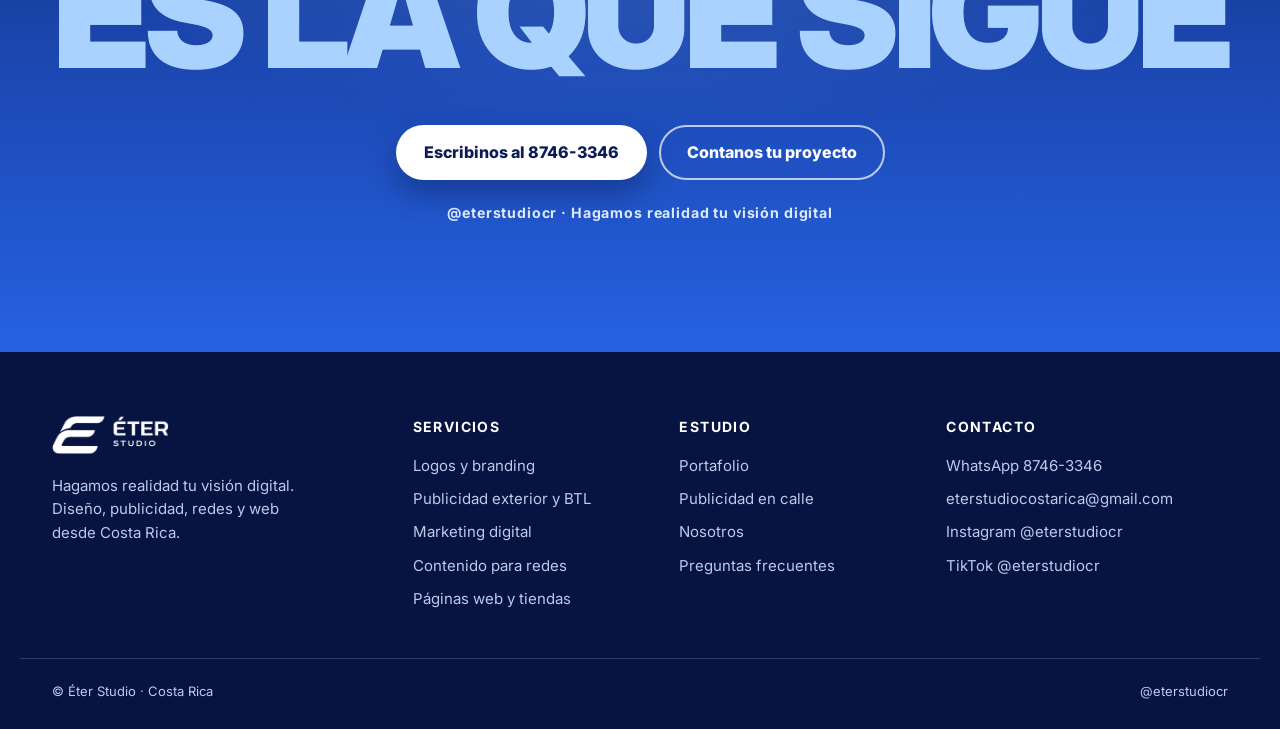
<file: nosotros.html>
<!doctype html>
<html lang="es-CR">
<head>
<meta charset="utf-8">
<meta name="viewport" content="width=device-width, initial-scale=1, viewport-fit=cover">
<title>Nosotros | Éter Studio — Estudio creativo en Costa Rica</title>
<meta name="description" content="Conocé a Éter Studio, estudio creativo costarricense: cómo trabajamos y respuestas a las preguntas más frecuentes sobre logos, publicidad, redes y páginas web.">
<meta name="robots" content="index, follow, max-image-preview:large">
<link rel="canonical" href="https://www.eterstudiocr.com/nosotros.html">
<meta name="geo.region" content="CR"><meta name="geo.placename" content="Costa Rica">
<meta property="og:type" content="website"><meta property="og:locale" content="es_CR"><meta property="og:site_name" content="Éter Studio">
<meta property="og:title" content="Nosotros | Éter Studio — Estudio creativo en Costa Rica"><meta property="og:description" content="Conocé a Éter Studio, estudio creativo costarricense: cómo trabajamos y respuestas a las preguntas más frecuentes sobre logos, publicidad, redes y páginas web.">
<meta property="og:url" content="https://www.eterstudiocr.com/nosotros.html"><meta property="og:image" content="https://www.eterstudiocr.com/img/og-v2.jpg"><meta property="og:image:width" content="1200"><meta property="og:image:height" content="630">
<meta name="twitter:card" content="summary_large_image"><meta name="twitter:title" content="Nosotros | Éter Studio — Estudio creativo en Costa Rica"><meta name="twitter:description" content="Conocé a Éter Studio, estudio creativo costarricense: cómo trabajamos y respuestas a las preguntas más frecuentes sobre logos, publicidad, redes y páginas web."><meta name="twitter:image" content="https://www.eterstudiocr.com/img/og-v2.jpg">
<meta name="theme-color" content="#0B1D54">
<link rel="icon" type="image/png" href="img/favicon.png">
<link rel="preconnect" href="https://fonts.googleapis.com"><link rel="preconnect" href="https://fonts.gstatic.com" crossorigin><link rel="stylesheet" href="https://fonts.googleapis.com/css2?family=Inter:opsz,wght@14..32,500..900&display=swap">
<link rel="stylesheet" href="css/site.css">
<script type="application/ld+json">{"@context": "https://schema.org", "@type": "FAQPage", "mainEntity": [{"@type": "Question", "name": "¿Dónde está Éter Studio y en qué zonas trabajan?", "acceptedAnswer": {"@type": "Answer", "text": "Somos un estudio de Costa Rica y trabajamos de forma remota con negocios de todo el país: San José, Heredia, Alajuela, Cartago, Guanacaste, Puntarenas y Limón."}}, {"@type": "Question", "name": "¿Cuánto cuesta diseñar un logo o una identidad de marca?", "acceptedAnswer": {"@type": "Answer", "text": "Depende de lo que incluya: solo el logo, o también paleta, tipografía, papelería y aplicaciones. Escribinos al 8746-3346 y te enviamos una cotización a la medida."}}, {"@type": "Question", "name": "¿Diseñan publicidad para vallas, mupis y pantallas digitales?", "acceptedAnswer": {"@type": "Answer", "text": "Sí. Diseñamos campañas para publicidad exterior y BTL con archivos listos para imprenta o pantallas, y con nuestra alianza con Publi Nova también las ponemos en la calle."}}, {"@type": "Question", "name": "¿Hacen páginas web y tiendas en línea?", "acceptedAnswer": {"@type": "Answer", "text": "Sí. Hacemos sitios hechos para el celular, con botón de WhatsApp y tienda en línea si la ocupás, como vetcruzshop.com y publinovacr.com."}}, {"@type": "Question", "name": "¿Manejan redes sociales?", "acceptedAnswer": {"@type": "Answer", "text": "Diseñamos posts, carruseles, historias y reels, y te ayudamos con la estrategia para que tu Instagram, Facebook y TikTok atraigan clientes."}}]}</script>
</head>
<body>
<a class="skip" href="#contenido">Saltar al contenido</a>
<header class="top">
  <div class="wrap">
    <a class="logo" href="./" aria-label="Éter Studio, inicio"><img src="img/eter_white.png" alt="Éter Studio" width="520" height="169"></a>
    <button class="burger" type="button" aria-expanded="false" aria-controls="nav"><svg width="18" height="18" viewBox="0 0 24 24" fill="none" stroke="currentColor" stroke-width="2.4" stroke-linecap="round" stroke-linejoin="round" aria-hidden="true"><path d="M4 7h16M4 12h16M4 17h16"/></svg><span>Menú</span></button>
    <nav class="nav" id="nav" aria-label="Principal">
      <a href="./">Inicio</a>
      <div class="dd"><button type="button" aria-expanded="false">Servicios <svg width="16" height="16" viewBox="0 0 24 24" fill="none" stroke="currentColor" stroke-width="2.4" stroke-linecap="round" stroke-linejoin="round" aria-hidden="true"><path d="M6 9l6 6 6-6"/></svg></button><div class="menu"><a href="servicios.html#branding"><img src="img/vet_logo.jpg" alt="" loading="lazy"><span><b>Logos y branding</b><small>Identidad que se reconoce y da confianza</small></span></a><a href="servicios.html#publicidad-exterior"><img src="img/mupi1.jpg" alt="" loading="lazy"><span><b>Publicidad exterior y BTL</b><small>Mupis, vallas y pantallas digitales</small></span></a><a href="servicios.html#marketing-digital"><img src="img/centrum1.jpg" alt="" loading="lazy"><span><b>Marketing digital</b><small>Estrategia y anuncios que traen clientes</small></span></a><a href="servicios.html#contenido-redes"><img src="img/deo_cover.jpg" alt="" loading="lazy"><span><b>Contenido para redes</b><small>Posts, carruseles, historias y reels</small></span></a><a href="servicios.html#paginas-web"><img src="img/vet_tienda.jpg" alt="" loading="lazy"><span><b>Páginas web y tiendas</b><small>Sitios rápidos, listos para vender</small></span></a><a class="all" href="servicios.html">Ver todos los servicios →</a></div></div>
      <div class="dd"><button type="button" aria-expanded="false">Portafolio <svg width="16" height="16" viewBox="0 0 24 24" fill="none" stroke="currentColor" stroke-width="2.4" stroke-linecap="round" stroke-linejoin="round" aria-hidden="true"><path d="M6 9l6 6 6-6"/></svg></button><div class="menu"><a href="portafolio.html#calle"><img src="img/od_calle.jpg" alt="" loading="lazy"><span><b>Calle y pantallas</b><small>Mupis, vallas y pantallas</small></span></a><a href="portafolio.html#redes"><img src="img/andrews_post.jpg" alt="" loading="lazy"><span><b>Redes sociales</b><small>Posts, historias y portadas</small></span></a><a href="portafolio.html#web"><img src="img/reel_fuego.jpg" alt="" loading="lazy"><span><b>Web y video</b><small>Sitios y edición de reels</small></span></a><a href="portafolio.html#caso"><img src="img/vet_oro.jpg" alt="" loading="lazy"><span><b>Caso Veterinaria Cruz</b><small>Branding de principio a fin</small></span></a><a class="all" href="portafolio.html">Ver todo el portafolio →</a></div></div>
      <a href="publicidad-en-calle.html">Publicidad en calle</a>
      <a href="nosotros.html" aria-current="page">Nosotros</a>
      <a href="contacto.html">Contacto</a>
      <a class="btn" href="https://wa.me/50687463346?text=Hola%20%C3%89ter%20Studio%2C%20quiero%20cotizar%20un%20proyecto" target="_blank" rel="noopener">Escribinos</a>
    </nav>
  </div>
</header>
<main id="contenido">
<section class="blue phead center"><div class="wrap"><span class="kick">Nosotros</span><h1 class="t">Diseño con nivel<br><em>de gran marca</em></h1><p class="lead">Para cualquier negocio, en cualquier parte de Costa Rica.</p></div></section>
<section class="light" aria-labelledby="t-ab"><div class="wrap about">
  <div><h2 id="t-ab" class="t m">Somos<br><em>Éter Studio</em></h2>
  <p class="lead" style="margin-top:22px">Un estudio creativo costarricense. Hemos diseñado campañas para marcas como Panadol, Centrum, Sal Andrews, Sensodyne y Office Depot, y llevamos esa misma calidad a negocios locales: veterinarias, talleres, restaurantes y emprendimientos.</p>
  <p class="lead">Trabajamos de forma remota, por WhatsApp y con entregas claras.</p>
  <div class="stats"><div><b>10+</b><span>marcas con campañas</span></div><div><b>5</b><span>servicios, un solo equipo</span></div><div><b>CR</b><span>todo el país, remoto</span></div></div></div>
  <div class="stack" aria-label="Algunos de nuestros trabajos"><img src="img/vet_oro.jpg" alt="Campaña Edad de Oro" loading="lazy"><img src="img/mupi1.jpg" alt="Mupi de Sal Andrews" loading="lazy"><img src="img/vet_logo.jpg" alt="Logo de Veterinaria Cruz" loading="lazy"></div>
</div></section><section class="blue" aria-labelledby="t-proc"><div class="wrap"><h2 id="t-proc" class="t m">De tu idea<br><em>al archivo final</em></h2>
<ol class="steps"><li><h3>Conversamos</h3><p>Nos escribís por WhatsApp y entendemos tu negocio, tu público y lo que ocupás.</p></li><li><h3>Proponemos</h3><p>Te enviamos la propuesta y la cotización con tiempos claros antes de empezar.</p></li><li><h3>Diseñamos</h3><p>Creamos las piezas y las ajustamos con vos hasta que queden como las imaginaste.</p></li><li><h3>Entregamos</h3><p>Recibís los archivos listos para imprenta, pantallas, redes o tu página web.</p></li></ol></div></section>
<section class="light" id="preguntas" aria-labelledby="t-faq" style="scroll-margin-top:90px"><div class="wrap faq"><h2 id="t-faq" class="t m">Lo que más<br><em>nos preguntan</em></h2><div><details><summary>¿Dónde está Éter Studio y en qué zonas trabajan?</summary><p>Somos un estudio de Costa Rica y trabajamos de forma remota con negocios de todo el país: San José, Heredia, Alajuela, Cartago, Guanacaste, Puntarenas y Limón.</p></details><details><summary>¿Cuánto cuesta diseñar un logo o una identidad de marca?</summary><p>Depende de lo que incluya: solo el logo, o también paleta, tipografía, papelería y aplicaciones. Escribinos al 8746-3346 y te enviamos una cotización a la medida.</p></details><details><summary>¿Diseñan publicidad para vallas, mupis y pantallas digitales?</summary><p>Sí. Diseñamos campañas para publicidad exterior y BTL con archivos listos para imprenta o pantallas, y con nuestra alianza con Publi Nova también las ponemos en la calle.</p></details><details><summary>¿Hacen páginas web y tiendas en línea?</summary><p>Sí. Hacemos sitios hechos para el celular, con botón de WhatsApp y tienda en línea si la ocupás, como vetcruzshop.com y publinovacr.com.</p></details><details><summary>¿Manejan redes sociales?</summary><p>Diseñamos posts, carruseles, historias y reels, y te ayudamos con la estrategia para que tu Instagram, Facebook y TikTok atraigan clientes.</p></details></div></div></section><section class="blue cta" aria-labelledby="t-cta">
  <div class="wrap">
    <h2 id="t-cta" class="t">Tu marca<br><em>es la que sigue</em></h2>
    <div class="btns"><a class="btn btn-w" href="https://wa.me/50687463346?text=Hola%20%C3%89ter%20Studio%2C%20quiero%20cotizar%20un%20proyecto" target="_blank" rel="noopener">Escribinos al 8746-3346</a><a class="btn btn-o" href="contacto.html">Contanos tu proyecto</a></div>
    <small>@eterstudiocr · Hagamos realidad tu visión digital</small>
  </div>
</section>
</main>
<footer>
  <div class="wrap fgrid">
    <div class="fbrand"><img src="img/eter_white.png" alt="Éter Studio" width="520" height="169" loading="lazy"><p>Hagamos realidad tu visión digital. Diseño, publicidad, redes y web desde Costa Rica.</p></div>
    <div><b>Servicios</b><a href="servicios.html#branding">Logos y branding</a><a href="servicios.html#publicidad-exterior">Publicidad exterior y BTL</a><a href="servicios.html#marketing-digital">Marketing digital</a><a href="servicios.html#contenido-redes">Contenido para redes</a><a href="servicios.html#paginas-web">Páginas web y tiendas</a></div>
    <div><b>Estudio</b><a href="portafolio.html">Portafolio</a><a href="publicidad-en-calle.html">Publicidad en calle</a><a href="nosotros.html">Nosotros</a><a href="nosotros.html#preguntas">Preguntas frecuentes</a></div>
    <div><b>Contacto</b><a href="https://wa.me/50687463346?text=Hola%20%C3%89ter%20Studio%2C%20quiero%20cotizar%20un%20proyecto" target="_blank" rel="noopener">WhatsApp 8746-3346</a><a href="mailto:eterstudiocostarica@gmail.com">eterstudiocostarica@gmail.com</a><a href="https://www.instagram.com/eterstudiocr/" target="_blank" rel="noopener">Instagram @eterstudiocr</a><a href="https://www.tiktok.com/@eterstudiocr" target="_blank" rel="noopener">TikTok @eterstudiocr</a></div>
  </div>
  <div class="wrap fbot"><span>© Éter Studio · Costa Rica</span><span>@eterstudiocr</span></div>
</footer>
<script src="js/site.js"></script>
</body>
</html>
</file>
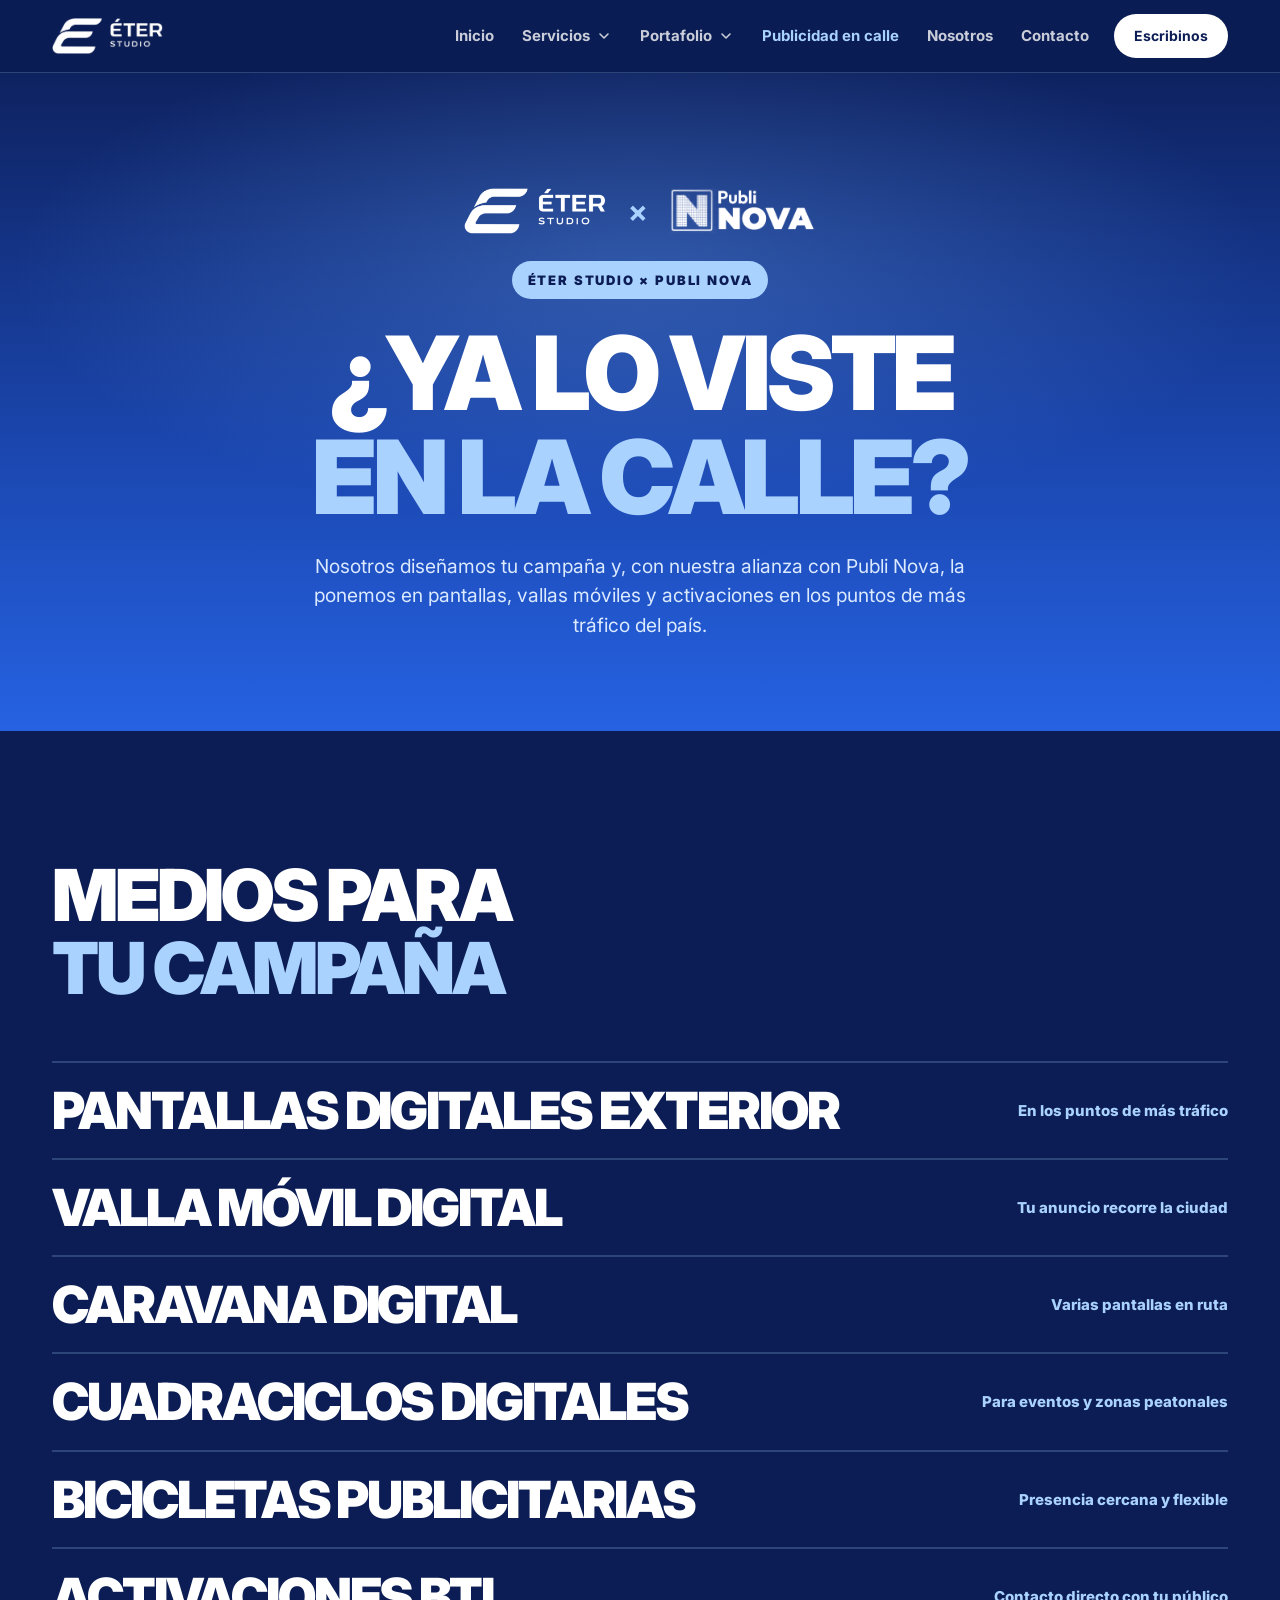
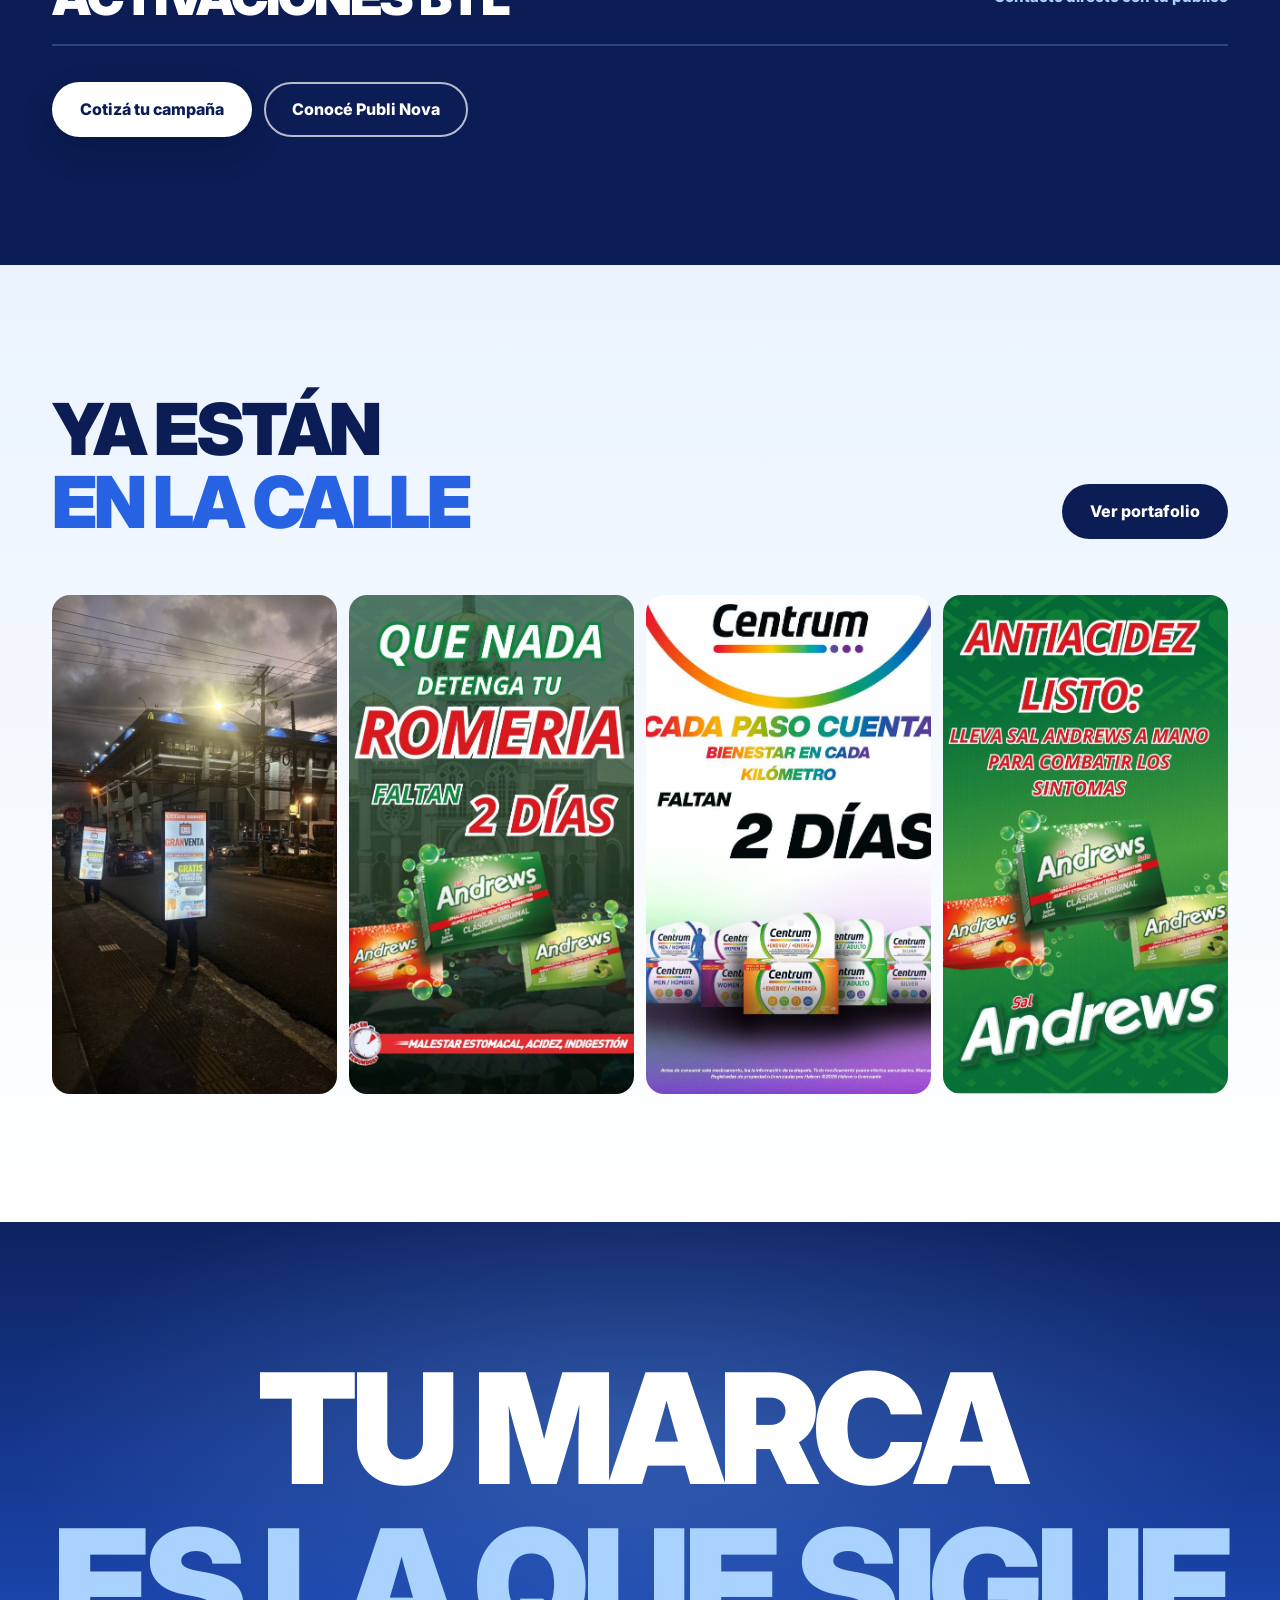
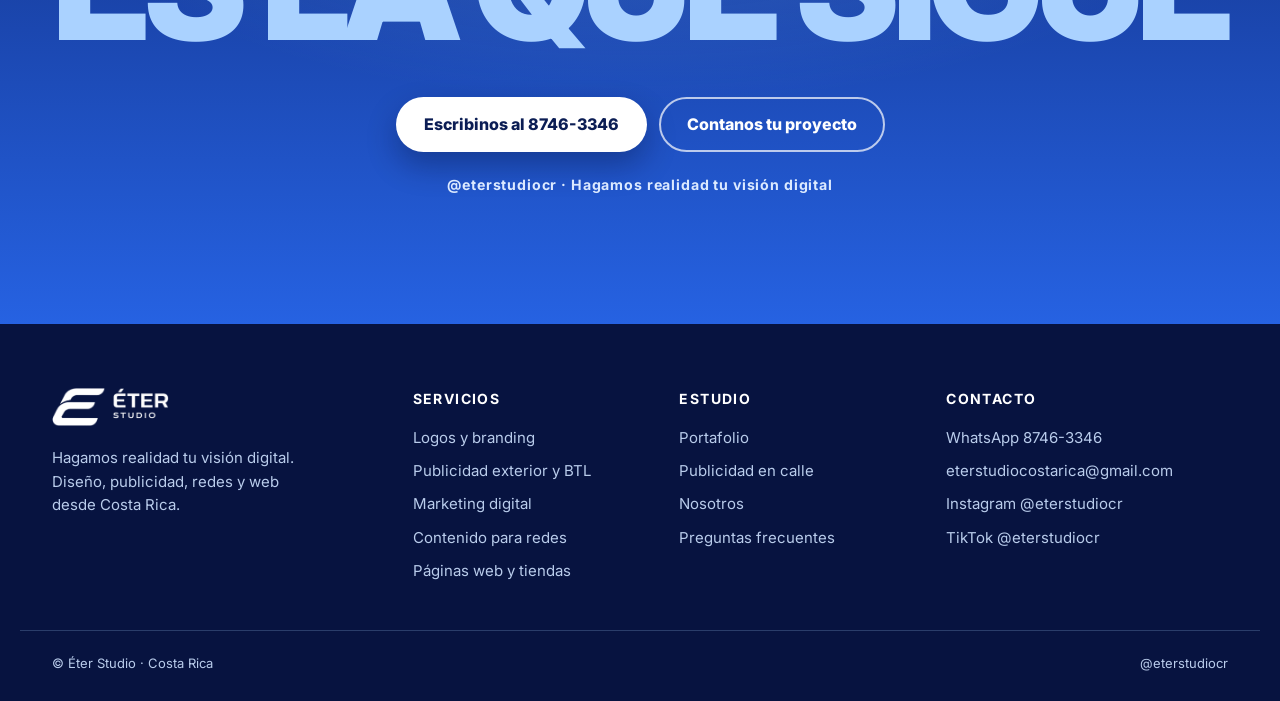
<file: publicidad-en-calle.html>
<!doctype html>
<html lang="es-CR">
<head>
<meta charset="utf-8">
<meta name="viewport" content="width=device-width, initial-scale=1, viewport-fit=cover">
<title>Publicidad en calle | Éter Studio × Publi Nova en Costa Rica</title>
<meta name="description" content="Diseño y medios de publicidad exterior en Costa Rica: pantallas digitales, valla móvil digital, caravana, cuadraciclos, bicicletas publicitarias y activaciones BTL con Publi Nova.">
<meta name="robots" content="index, follow, max-image-preview:large">
<link rel="canonical" href="https://www.eterstudiocr.com/publicidad-en-calle.html">
<meta name="geo.region" content="CR"><meta name="geo.placename" content="Costa Rica">
<meta property="og:type" content="website"><meta property="og:locale" content="es_CR"><meta property="og:site_name" content="Éter Studio">
<meta property="og:title" content="Publicidad en calle | Éter Studio × Publi Nova en Costa Rica"><meta property="og:description" content="Diseño y medios de publicidad exterior en Costa Rica: pantallas digitales, valla móvil digital, caravana, cuadraciclos, bicicletas publicitarias y activaciones BTL con Publi Nova.">
<meta property="og:url" content="https://www.eterstudiocr.com/publicidad-en-calle.html"><meta property="og:image" content="https://www.eterstudiocr.com/img/og-v2.jpg"><meta property="og:image:width" content="1200"><meta property="og:image:height" content="630">
<meta name="twitter:card" content="summary_large_image"><meta name="twitter:title" content="Publicidad en calle | Éter Studio × Publi Nova en Costa Rica"><meta name="twitter:description" content="Diseño y medios de publicidad exterior en Costa Rica: pantallas digitales, valla móvil digital, caravana, cuadraciclos, bicicletas publicitarias y activaciones BTL con Publi Nova."><meta name="twitter:image" content="https://www.eterstudiocr.com/img/og-v2.jpg">
<meta name="theme-color" content="#0B1D54">
<link rel="icon" type="image/png" href="img/favicon.png">
<link rel="preconnect" href="https://fonts.googleapis.com"><link rel="preconnect" href="https://fonts.gstatic.com" crossorigin><link rel="stylesheet" href="https://fonts.googleapis.com/css2?family=Inter:opsz,wght@14..32,500..900&display=swap">
<link rel="stylesheet" href="css/site.css">

</head>
<body>
<a class="skip" href="#contenido">Saltar al contenido</a>
<header class="top">
  <div class="wrap">
    <a class="logo" href="./" aria-label="Éter Studio, inicio"><img src="img/eter_white.png" alt="Éter Studio" width="520" height="169"></a>
    <button class="burger" type="button" aria-expanded="false" aria-controls="nav"><svg width="18" height="18" viewBox="0 0 24 24" fill="none" stroke="currentColor" stroke-width="2.4" stroke-linecap="round" stroke-linejoin="round" aria-hidden="true"><path d="M4 7h16M4 12h16M4 17h16"/></svg><span>Menú</span></button>
    <nav class="nav" id="nav" aria-label="Principal">
      <a href="./">Inicio</a>
      <div class="dd"><button type="button" aria-expanded="false">Servicios <svg width="16" height="16" viewBox="0 0 24 24" fill="none" stroke="currentColor" stroke-width="2.4" stroke-linecap="round" stroke-linejoin="round" aria-hidden="true"><path d="M6 9l6 6 6-6"/></svg></button><div class="menu"><a href="servicios.html#branding"><img src="img/vet_logo.jpg" alt="" loading="lazy"><span><b>Logos y branding</b><small>Identidad que se reconoce y da confianza</small></span></a><a href="servicios.html#publicidad-exterior"><img src="img/mupi1.jpg" alt="" loading="lazy"><span><b>Publicidad exterior y BTL</b><small>Mupis, vallas y pantallas digitales</small></span></a><a href="servicios.html#marketing-digital"><img src="img/centrum1.jpg" alt="" loading="lazy"><span><b>Marketing digital</b><small>Estrategia y anuncios que traen clientes</small></span></a><a href="servicios.html#contenido-redes"><img src="img/deo_cover.jpg" alt="" loading="lazy"><span><b>Contenido para redes</b><small>Posts, carruseles, historias y reels</small></span></a><a href="servicios.html#paginas-web"><img src="img/vet_tienda.jpg" alt="" loading="lazy"><span><b>Páginas web y tiendas</b><small>Sitios rápidos, listos para vender</small></span></a><a class="all" href="servicios.html">Ver todos los servicios →</a></div></div>
      <div class="dd"><button type="button" aria-expanded="false">Portafolio <svg width="16" height="16" viewBox="0 0 24 24" fill="none" stroke="currentColor" stroke-width="2.4" stroke-linecap="round" stroke-linejoin="round" aria-hidden="true"><path d="M6 9l6 6 6-6"/></svg></button><div class="menu"><a href="portafolio.html#calle"><img src="img/od_calle.jpg" alt="" loading="lazy"><span><b>Calle y pantallas</b><small>Mupis, vallas y pantallas</small></span></a><a href="portafolio.html#redes"><img src="img/andrews_post.jpg" alt="" loading="lazy"><span><b>Redes sociales</b><small>Posts, historias y portadas</small></span></a><a href="portafolio.html#web"><img src="img/reel_fuego.jpg" alt="" loading="lazy"><span><b>Web y video</b><small>Sitios y edición de reels</small></span></a><a href="portafolio.html#caso"><img src="img/vet_oro.jpg" alt="" loading="lazy"><span><b>Caso Veterinaria Cruz</b><small>Branding de principio a fin</small></span></a><a class="all" href="portafolio.html">Ver todo el portafolio →</a></div></div>
      <a href="publicidad-en-calle.html" aria-current="page">Publicidad en calle</a>
      <a href="nosotros.html">Nosotros</a>
      <a href="contacto.html">Contacto</a>
      <a class="btn" href="https://wa.me/50687463346?text=Hola%20%C3%89ter%20Studio%2C%20quiero%20cotizar%20un%20proyecto" target="_blank" rel="noopener">Escribinos</a>
    </nav>
  </div>
</header>
<main id="contenido">
<section class="blue phead center"><div class="wrap"><div class="duo"><img src="img/eter_white.png" alt="Éter Studio"><b aria-hidden="true">×</b><img src="img/pn_white.png" alt="Publi Nova"></div><span class="kick">Éter Studio × Publi Nova</span><h1 class="t">¿Ya lo viste<br><em>en la calle?</em></h1><p class="lead">Nosotros diseñamos tu campaña y, con nuestra alianza con Publi Nova, la ponemos en pantallas, vallas móviles y activaciones en los puntos de más tráfico del país.</p></div></section>
<section class="navy" aria-labelledby="t-med"><div class="wrap"><h2 id="t-med" class="t m">Medios para<br><em>tu campaña</em></h2>
<div class="medios"><div><b>Pantallas digitales exterior</b><span>En los puntos de más tráfico</span></div><div><b>Valla móvil digital</b><span>Tu anuncio recorre la ciudad</span></div><div><b>Caravana digital</b><span>Varias pantallas en ruta</span></div><div><b>Cuadraciclos digitales</b><span>Para eventos y zonas peatonales</span></div><div><b>Bicicletas publicitarias</b><span>Presencia cercana y flexible</span></div><div><b>Activaciones BTL</b><span>Contacto directo con tu público</span></div></div>
<div class="btns" style="margin-top:36px"><a class="btn btn-w" href="https://wa.me/50687463346?text=Hola%20%C3%89ter%20Studio%2C%20quiero%20cotizar%20un%20proyecto" target="_blank" rel="noopener">Cotizá tu campaña</a><a class="btn btn-o" href="https://publinovacr.com" target="_blank" rel="noopener">Conocé Publi Nova</a></div></div></section>
<section class="light" aria-labelledby="t-cg"><div class="wrap"><div class="split"><h2 id="t-cg" class="t m">Ya están<br><em>en la calle</em></h2><a class="btn btn-n" href="portafolio.html">Ver portafolio</a></div><div class="mosaic"><a class="tall" href="portafolio.html#calle"><img src="img/od_calle.jpg" alt="Office Depot · Pantallas móviles" loading="lazy"><span>Office Depot · Pantallas móviles</span></a><a class="tall" href="portafolio.html#calle"><img src="img/mupi2.jpg" alt="Sal Andrews · Mupis" loading="lazy"><span>Sal Andrews · Mupis</span></a><a class="tall" href="portafolio.html#calle"><img src="img/centrum1.jpg" alt="Centrum · Pantallas" loading="lazy"><span>Centrum · Pantallas</span></a><a class="tall" href="portafolio.html#calle"><img src="img/mupi3.jpg" alt="Sal Andrews · Mupi blacklight" loading="lazy"><span>Sal Andrews · Mupi blacklight</span></a></div></div></section><section class="blue cta" aria-labelledby="t-cta">
  <div class="wrap">
    <h2 id="t-cta" class="t">Tu marca<br><em>es la que sigue</em></h2>
    <div class="btns"><a class="btn btn-w" href="https://wa.me/50687463346?text=Hola%20%C3%89ter%20Studio%2C%20quiero%20cotizar%20un%20proyecto" target="_blank" rel="noopener">Escribinos al 8746-3346</a><a class="btn btn-o" href="contacto.html">Contanos tu proyecto</a></div>
    <small>@eterstudiocr · Hagamos realidad tu visión digital</small>
  </div>
</section>
</main>
<footer>
  <div class="wrap fgrid">
    <div class="fbrand"><img src="img/eter_white.png" alt="Éter Studio" width="520" height="169" loading="lazy"><p>Hagamos realidad tu visión digital. Diseño, publicidad, redes y web desde Costa Rica.</p></div>
    <div><b>Servicios</b><a href="servicios.html#branding">Logos y branding</a><a href="servicios.html#publicidad-exterior">Publicidad exterior y BTL</a><a href="servicios.html#marketing-digital">Marketing digital</a><a href="servicios.html#contenido-redes">Contenido para redes</a><a href="servicios.html#paginas-web">Páginas web y tiendas</a></div>
    <div><b>Estudio</b><a href="portafolio.html">Portafolio</a><a href="publicidad-en-calle.html">Publicidad en calle</a><a href="nosotros.html">Nosotros</a><a href="nosotros.html#preguntas">Preguntas frecuentes</a></div>
    <div><b>Contacto</b><a href="https://wa.me/50687463346?text=Hola%20%C3%89ter%20Studio%2C%20quiero%20cotizar%20un%20proyecto" target="_blank" rel="noopener">WhatsApp 8746-3346</a><a href="mailto:eterstudiocostarica@gmail.com">eterstudiocostarica@gmail.com</a><a href="https://www.instagram.com/eterstudiocr/" target="_blank" rel="noopener">Instagram @eterstudiocr</a><a href="https://www.tiktok.com/@eterstudiocr" target="_blank" rel="noopener">TikTok @eterstudiocr</a></div>
  </div>
  <div class="wrap fbot"><span>© Éter Studio · Costa Rica</span><span>@eterstudiocr</span></div>
</footer>
<script src="js/site.js"></script>
</body>
</html>
</file>
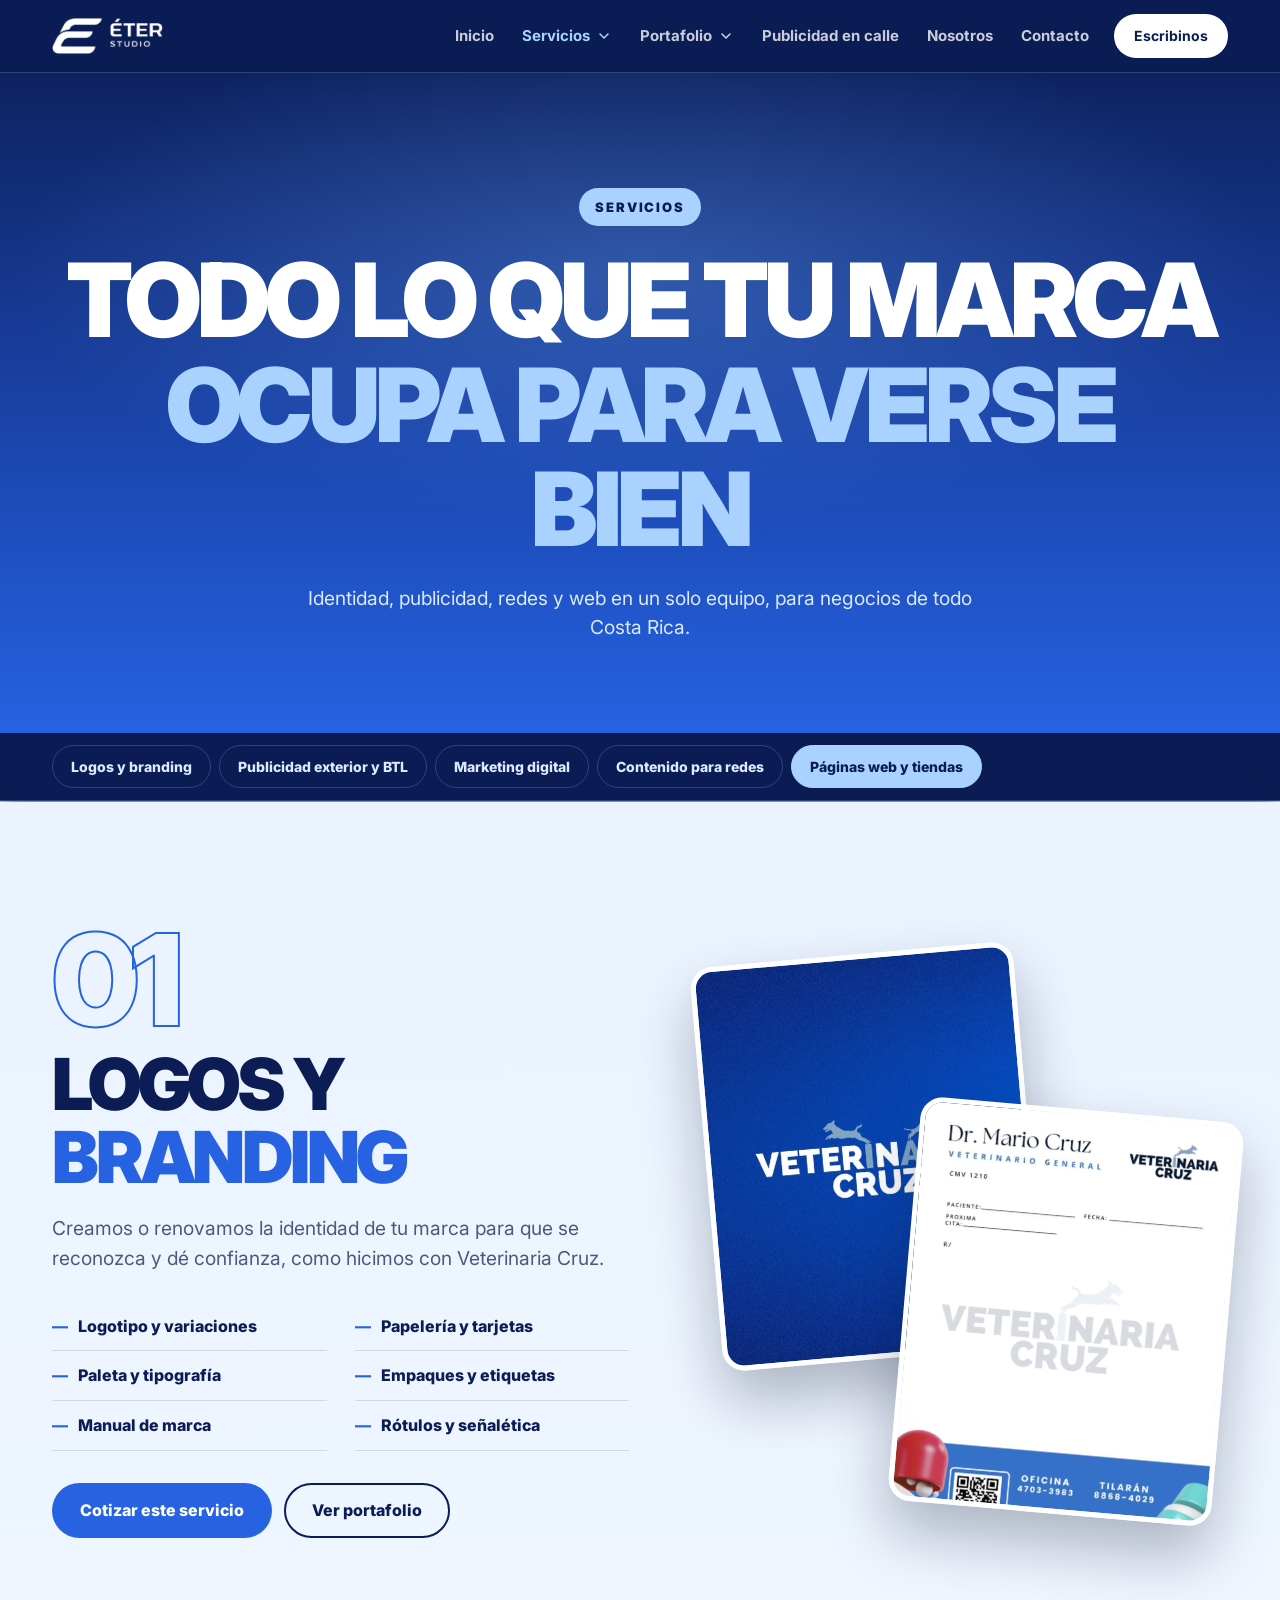
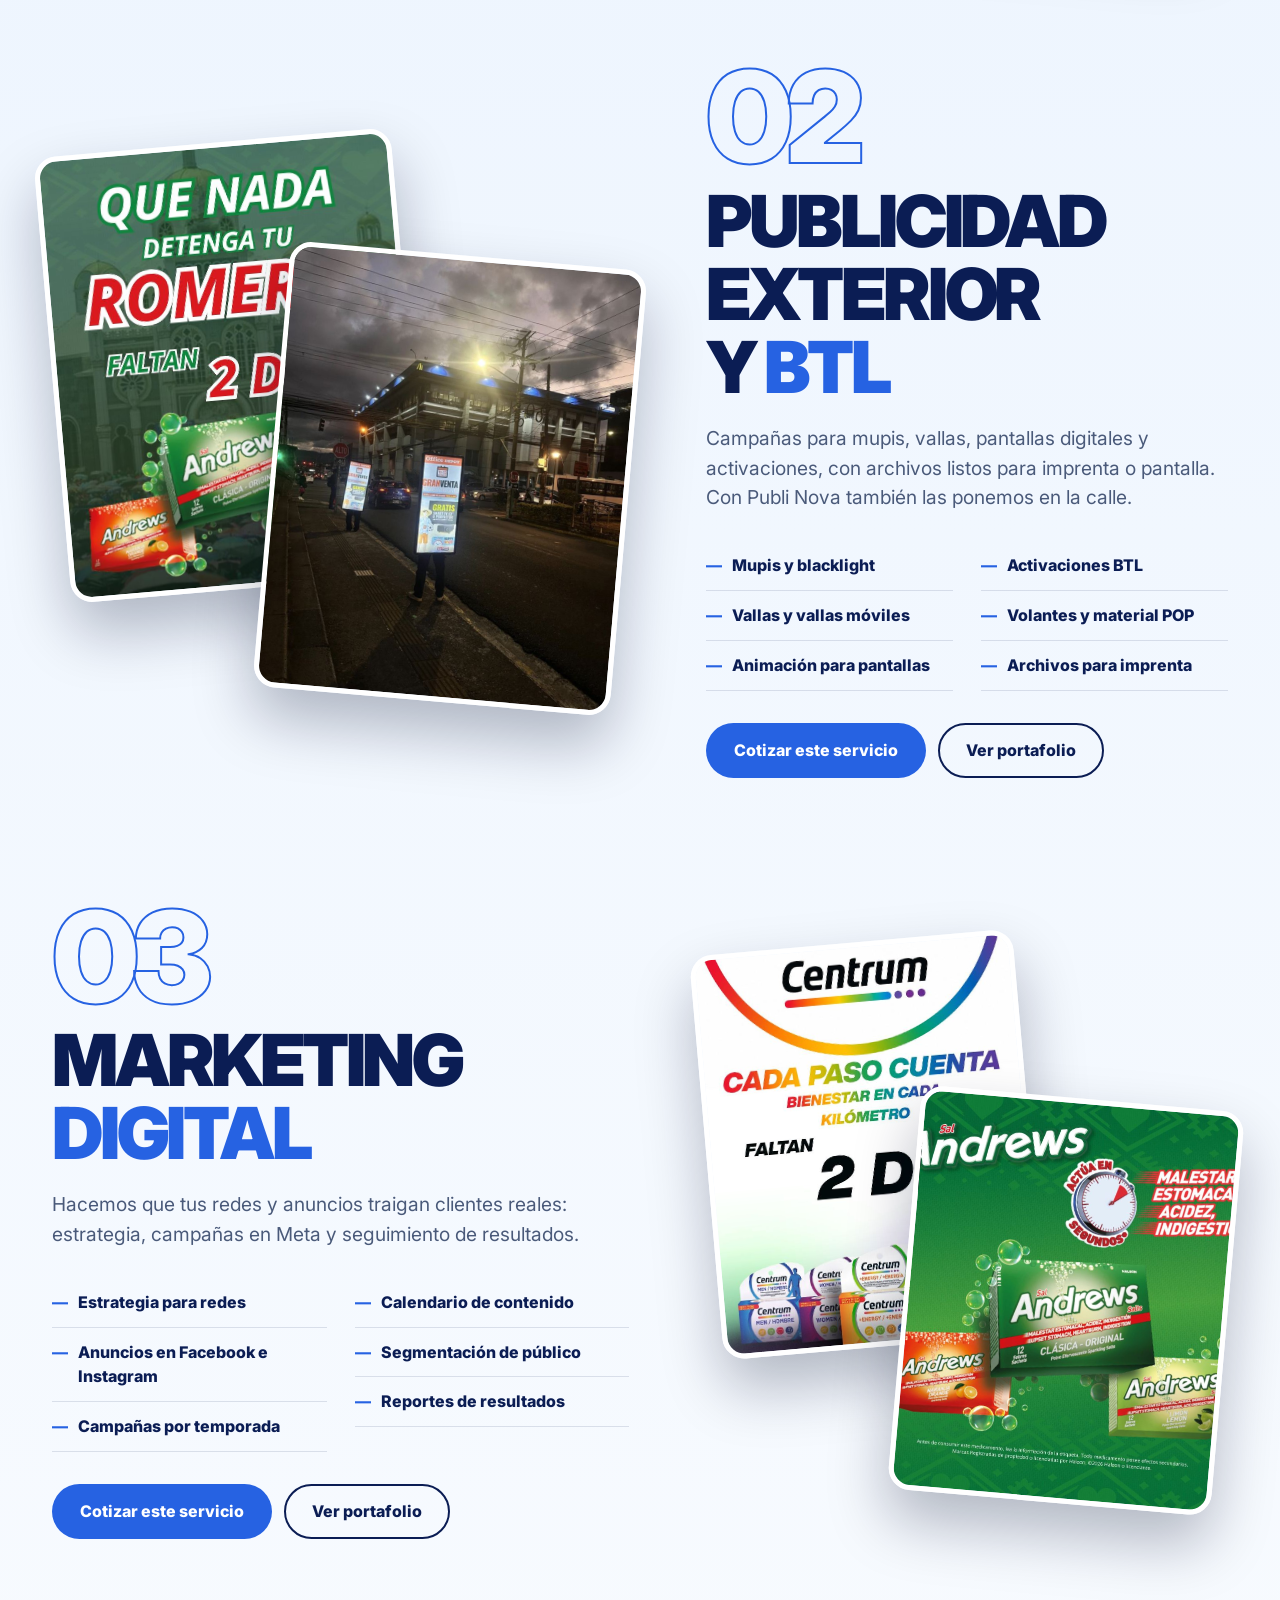
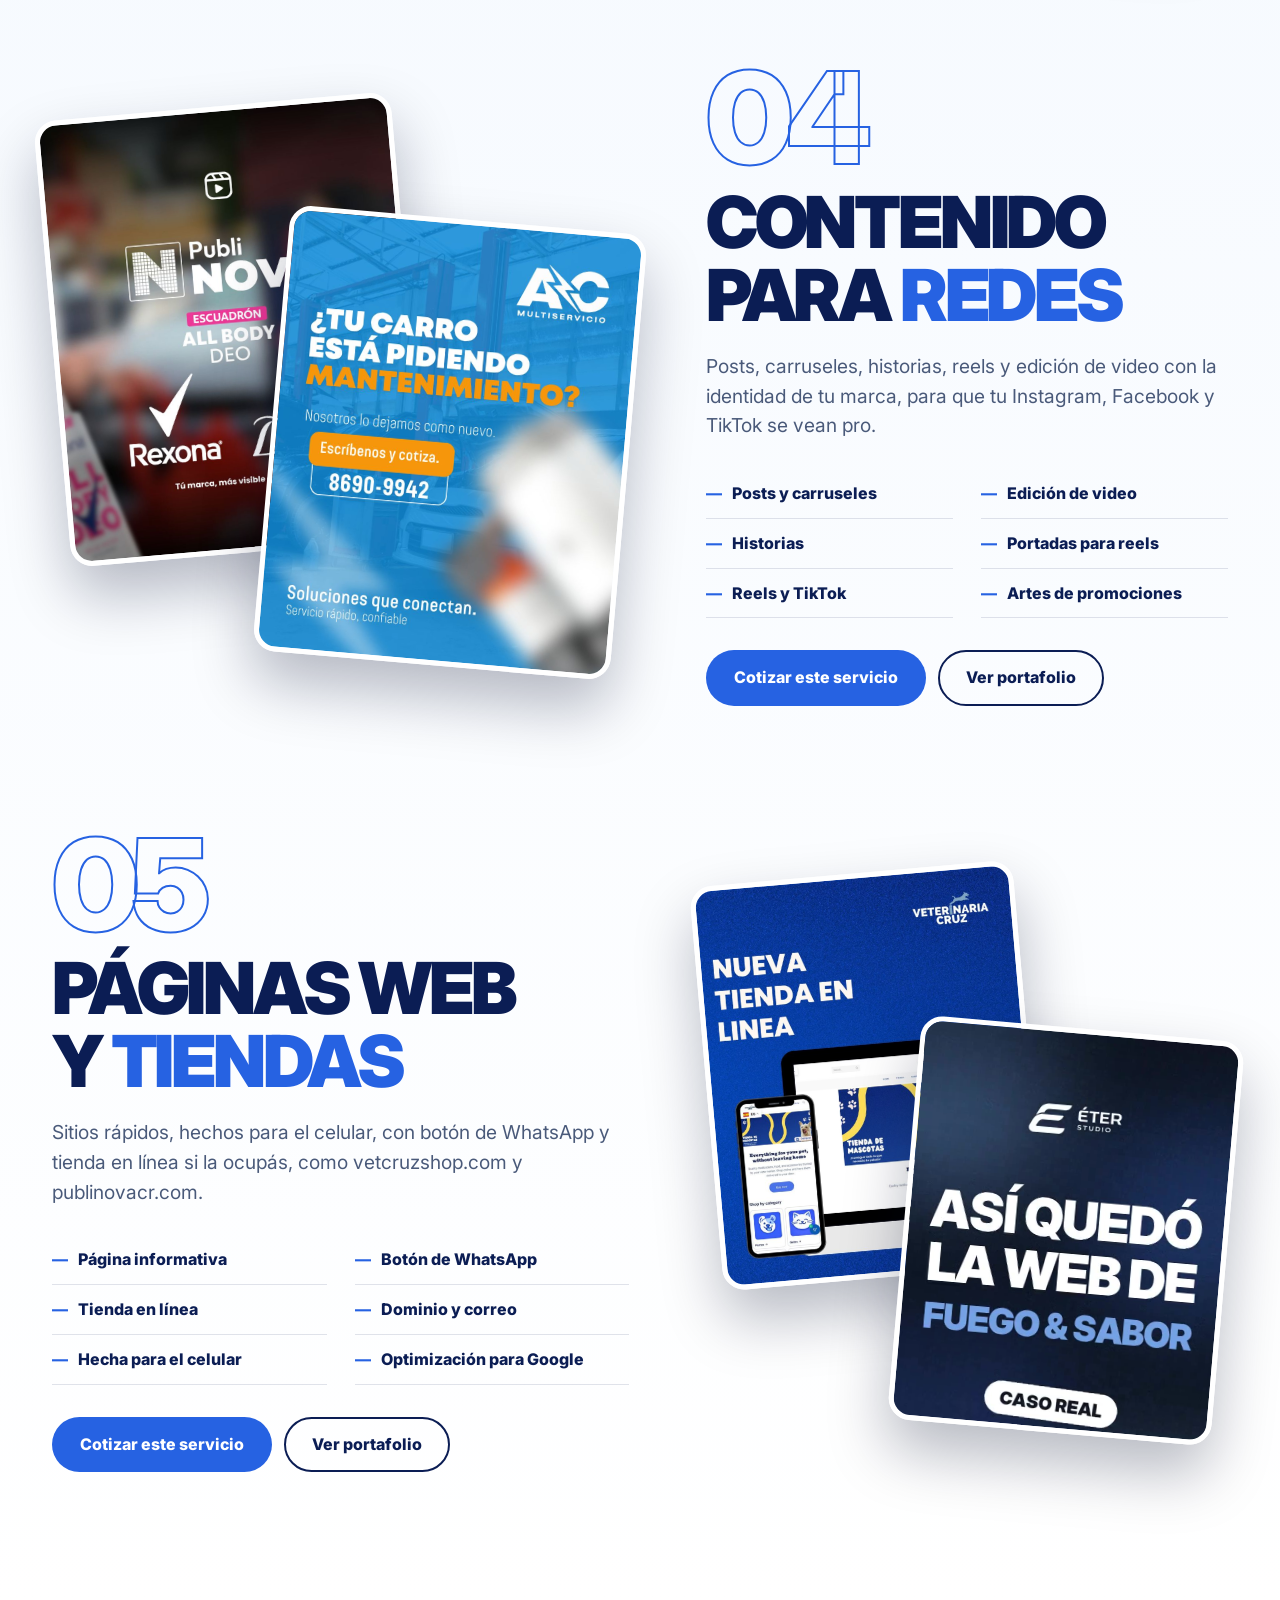
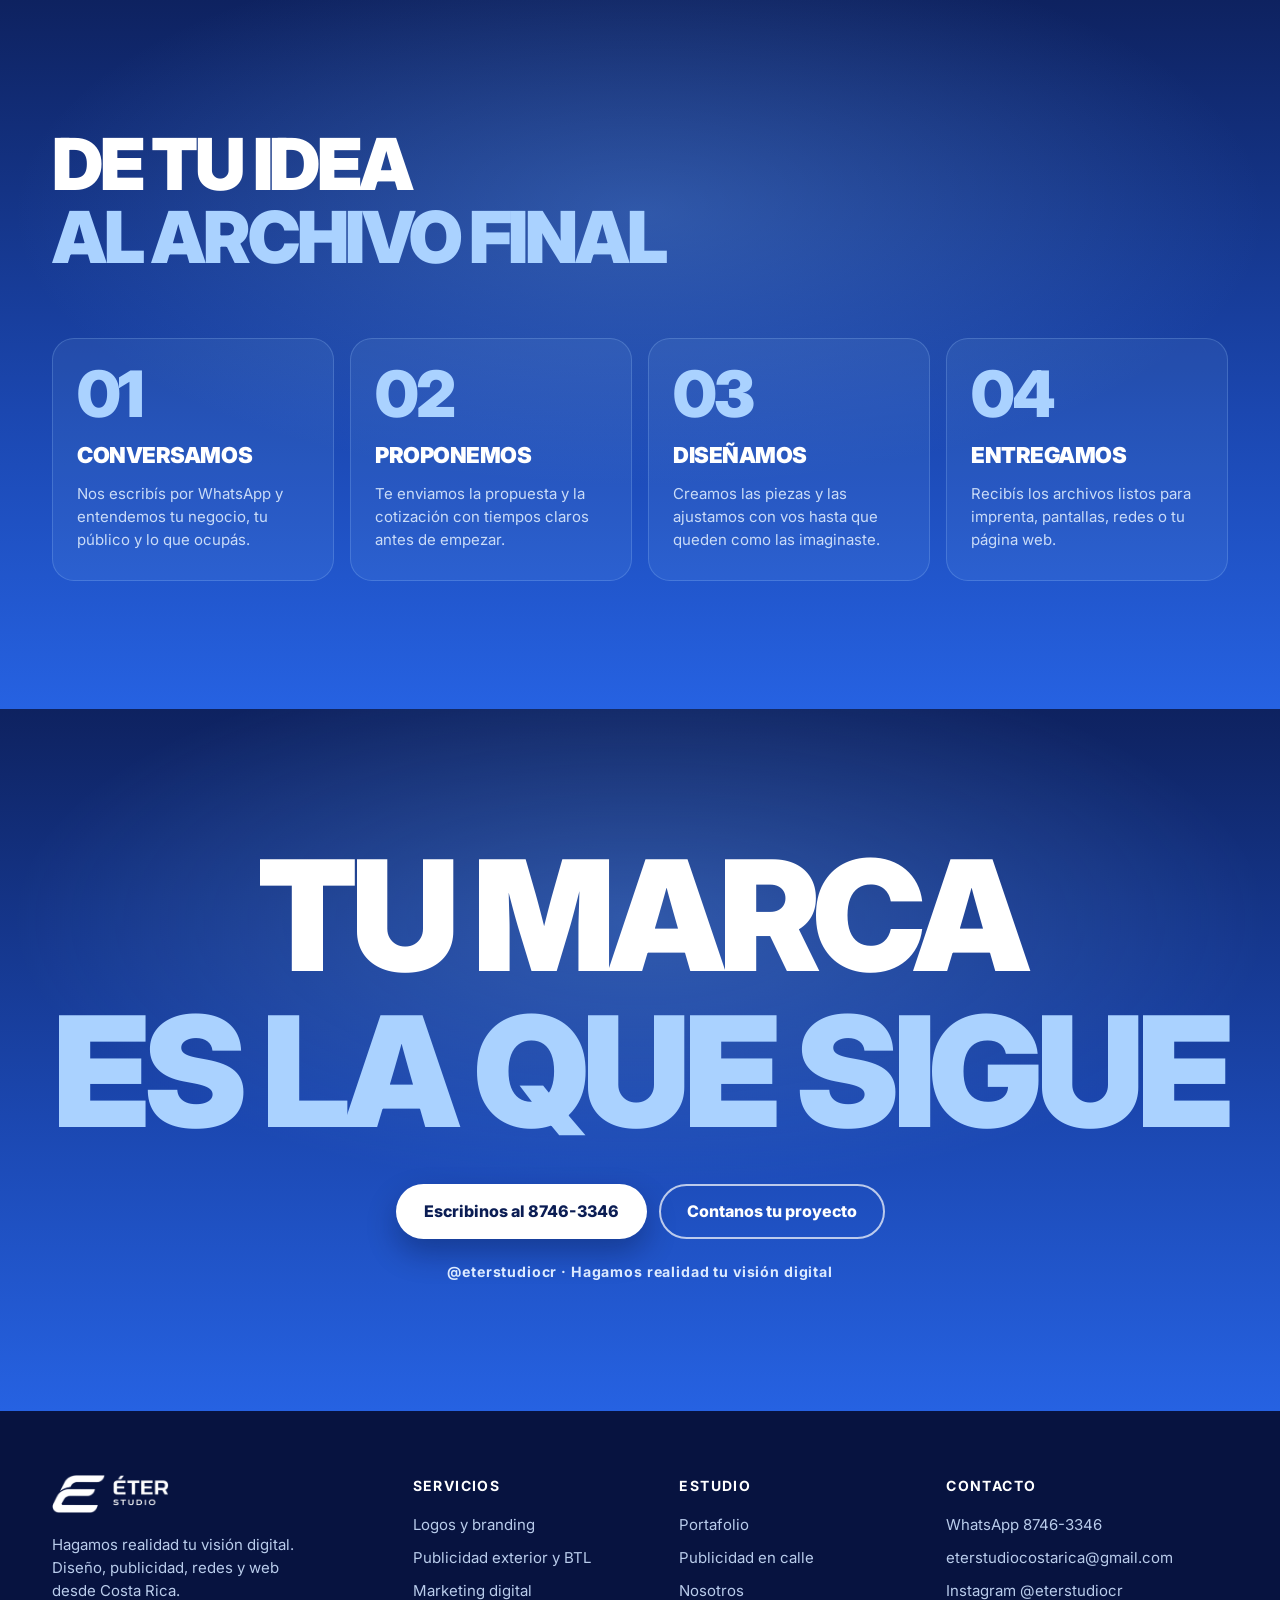
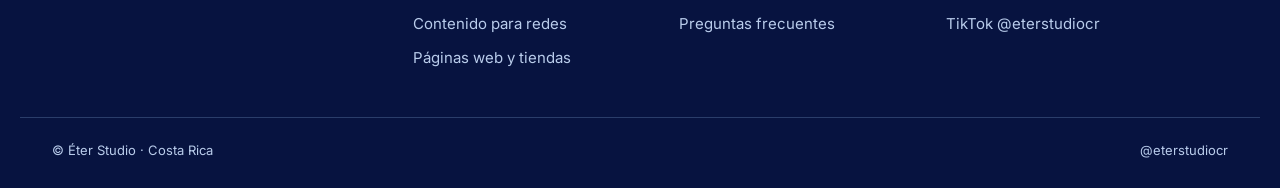
<file: servicios.html>
<!doctype html>
<html lang="es-CR">
<head>
<meta charset="utf-8">
<meta name="viewport" content="width=device-width, initial-scale=1, viewport-fit=cover">
<title>Servicios | Éter Studio — Branding, publicidad, redes y web en Costa Rica</title>
<meta name="description" content="Logos y branding, publicidad exterior y BTL, marketing digital, contenido para redes y páginas web en Costa Rica. Mirá qué incluye cada servicio.">
<meta name="robots" content="index, follow, max-image-preview:large">
<link rel="canonical" href="https://www.eterstudiocr.com/servicios.html">
<meta name="geo.region" content="CR"><meta name="geo.placename" content="Costa Rica">
<meta property="og:type" content="website"><meta property="og:locale" content="es_CR"><meta property="og:site_name" content="Éter Studio">
<meta property="og:title" content="Servicios | Éter Studio — Branding, publicidad, redes y web en Costa Rica"><meta property="og:description" content="Logos y branding, publicidad exterior y BTL, marketing digital, contenido para redes y páginas web en Costa Rica. Mirá qué incluye cada servicio.">
<meta property="og:url" content="https://www.eterstudiocr.com/servicios.html"><meta property="og:image" content="https://www.eterstudiocr.com/img/og-v2.jpg"><meta property="og:image:width" content="1200"><meta property="og:image:height" content="630">
<meta name="twitter:card" content="summary_large_image"><meta name="twitter:title" content="Servicios | Éter Studio — Branding, publicidad, redes y web en Costa Rica"><meta name="twitter:description" content="Logos y branding, publicidad exterior y BTL, marketing digital, contenido para redes y páginas web en Costa Rica. Mirá qué incluye cada servicio."><meta name="twitter:image" content="https://www.eterstudiocr.com/img/og-v2.jpg">
<meta name="theme-color" content="#0B1D54">
<link rel="icon" type="image/png" href="img/favicon.png">
<link rel="preconnect" href="https://fonts.googleapis.com"><link rel="preconnect" href="https://fonts.gstatic.com" crossorigin><link rel="stylesheet" href="https://fonts.googleapis.com/css2?family=Inter:opsz,wght@14..32,500..900&display=swap">
<link rel="stylesheet" href="css/site.css">

</head>
<body>
<a class="skip" href="#contenido">Saltar al contenido</a>
<header class="top">
  <div class="wrap">
    <a class="logo" href="./" aria-label="Éter Studio, inicio"><img src="img/eter_white.png" alt="Éter Studio" width="520" height="169"></a>
    <button class="burger" type="button" aria-expanded="false" aria-controls="nav"><svg width="18" height="18" viewBox="0 0 24 24" fill="none" stroke="currentColor" stroke-width="2.4" stroke-linecap="round" stroke-linejoin="round" aria-hidden="true"><path d="M4 7h16M4 12h16M4 17h16"/></svg><span>Menú</span></button>
    <nav class="nav" id="nav" aria-label="Principal">
      <a href="./">Inicio</a>
      <div class="dd"><button type="button" aria-expanded="false" aria-current="page">Servicios <svg width="16" height="16" viewBox="0 0 24 24" fill="none" stroke="currentColor" stroke-width="2.4" stroke-linecap="round" stroke-linejoin="round" aria-hidden="true"><path d="M6 9l6 6 6-6"/></svg></button><div class="menu"><a href="servicios.html#branding"><img src="img/vet_logo.jpg" alt="" loading="lazy"><span><b>Logos y branding</b><small>Identidad que se reconoce y da confianza</small></span></a><a href="servicios.html#publicidad-exterior"><img src="img/mupi1.jpg" alt="" loading="lazy"><span><b>Publicidad exterior y BTL</b><small>Mupis, vallas y pantallas digitales</small></span></a><a href="servicios.html#marketing-digital"><img src="img/centrum1.jpg" alt="" loading="lazy"><span><b>Marketing digital</b><small>Estrategia y anuncios que traen clientes</small></span></a><a href="servicios.html#contenido-redes"><img src="img/deo_cover.jpg" alt="" loading="lazy"><span><b>Contenido para redes</b><small>Posts, carruseles, historias y reels</small></span></a><a href="servicios.html#paginas-web"><img src="img/vet_tienda.jpg" alt="" loading="lazy"><span><b>Páginas web y tiendas</b><small>Sitios rápidos, listos para vender</small></span></a><a class="all" href="servicios.html">Ver todos los servicios →</a></div></div>
      <div class="dd"><button type="button" aria-expanded="false">Portafolio <svg width="16" height="16" viewBox="0 0 24 24" fill="none" stroke="currentColor" stroke-width="2.4" stroke-linecap="round" stroke-linejoin="round" aria-hidden="true"><path d="M6 9l6 6 6-6"/></svg></button><div class="menu"><a href="portafolio.html#calle"><img src="img/od_calle.jpg" alt="" loading="lazy"><span><b>Calle y pantallas</b><small>Mupis, vallas y pantallas</small></span></a><a href="portafolio.html#redes"><img src="img/andrews_post.jpg" alt="" loading="lazy"><span><b>Redes sociales</b><small>Posts, historias y portadas</small></span></a><a href="portafolio.html#web"><img src="img/reel_fuego.jpg" alt="" loading="lazy"><span><b>Web y video</b><small>Sitios y edición de reels</small></span></a><a href="portafolio.html#caso"><img src="img/vet_oro.jpg" alt="" loading="lazy"><span><b>Caso Veterinaria Cruz</b><small>Branding de principio a fin</small></span></a><a class="all" href="portafolio.html">Ver todo el portafolio →</a></div></div>
      <a href="publicidad-en-calle.html">Publicidad en calle</a>
      <a href="nosotros.html">Nosotros</a>
      <a href="contacto.html">Contacto</a>
      <a class="btn" href="https://wa.me/50687463346?text=Hola%20%C3%89ter%20Studio%2C%20quiero%20cotizar%20un%20proyecto" target="_blank" rel="noopener">Escribinos</a>
    </nav>
  </div>
</header>
<main id="contenido">
<section class="blue phead center"><div class="wrap"><span class="kick">Servicios</span><h1 class="t">Todo lo que tu marca<br><em>ocupa para verse bien</em></h1><p class="lead">Identidad, publicidad, redes y web en un solo equipo, para negocios de todo Costa Rica.</p></div></section><nav class="subnav" aria-label="En esta página"><div class="wrap"><a href="#branding">Logos y branding</a><a href="#publicidad-exterior">Publicidad exterior y BTL</a><a href="#marketing-digital">Marketing digital</a><a href="#contenido-redes">Contenido para redes</a><a href="#paginas-web">Páginas web y tiendas</a></div></nav><section class="light"><div class="wrap"><article class="sv" id="branding" aria-labelledby="h-branding">
  <div><div class="big" aria-hidden="true">01</div><h2 id="h-branding" class="t m">Logos y <em>branding</em></h2><p class="lead">Creamos o renovamos la identidad de tu marca para que se reconozca y dé confianza, como hicimos con Veterinaria Cruz.</p>
  <ul><li>Logotipo y variaciones</li><li>Paleta y tipografía</li><li>Manual de marca</li><li>Papelería y tarjetas</li><li>Empaques y etiquetas</li><li>Rótulos y señalética</li></ul>
  <div class="btns"><a class="btn btn-b" href="https://wa.me/50687463346?text=Hola%20Éter%20Studio,%20quiero%20cotizar:%20Logos%20y%20branding" target="_blank" rel="noopener">Cotizar este servicio</a><a class="btn" style="border-color:var(--navy);color:var(--navy)" href="portafolio.html">Ver portafolio</a></div></div>
  <div class="sv-img"><img src="img/vet_logo.jpg" alt="Ejemplo de logos y branding por Éter Studio" loading="lazy"><img src="img/vet_receta.jpg" alt="Ejemplo de logos y branding por Éter Studio" loading="lazy"></div>
</article><article class="sv" id="publicidad-exterior" aria-labelledby="h-publicidad-exterior">
  <div><div class="big" aria-hidden="true">02</div><h2 id="h-publicidad-exterior" class="t m">Publicidad exterior y <em>BTL</em></h2><p class="lead">Campañas para mupis, vallas, pantallas digitales y activaciones, con archivos listos para imprenta o pantalla. Con Publi Nova también las ponemos en la calle.</p>
  <ul><li>Mupis y blacklight</li><li>Vallas y vallas móviles</li><li>Animación para pantallas</li><li>Activaciones BTL</li><li>Volantes y material POP</li><li>Archivos para imprenta</li></ul>
  <div class="btns"><a class="btn btn-b" href="https://wa.me/50687463346?text=Hola%20Éter%20Studio,%20quiero%20cotizar:%20Publicidad%20exterior%20y%20BTL" target="_blank" rel="noopener">Cotizar este servicio</a><a class="btn" style="border-color:var(--navy);color:var(--navy)" href="portafolio.html">Ver portafolio</a></div></div>
  <div class="sv-img"><img src="img/mupi2.jpg" alt="Ejemplo de publicidad exterior y btl por Éter Studio" loading="lazy"><img src="img/od_calle.jpg" alt="Ejemplo de publicidad exterior y btl por Éter Studio" loading="lazy"></div>
</article><article class="sv" id="marketing-digital" aria-labelledby="h-marketing-digital">
  <div><div class="big" aria-hidden="true">03</div><h2 id="h-marketing-digital" class="t m">Marketing <em>digital</em></h2><p class="lead">Hacemos que tus redes y anuncios traigan clientes reales: estrategia, campañas en Meta y seguimiento de resultados.</p>
  <ul><li>Estrategia para redes</li><li>Anuncios en Facebook e Instagram</li><li>Campañas por temporada</li><li>Calendario de contenido</li><li>Segmentación de público</li><li>Reportes de resultados</li></ul>
  <div class="btns"><a class="btn btn-b" href="https://wa.me/50687463346?text=Hola%20Éter%20Studio,%20quiero%20cotizar:%20Marketing%20digital" target="_blank" rel="noopener">Cotizar este servicio</a><a class="btn" style="border-color:var(--navy);color:var(--navy)" href="portafolio.html">Ver portafolio</a></div></div>
  <div class="sv-img"><img src="img/centrum1.jpg" alt="Ejemplo de marketing digital por Éter Studio" loading="lazy"><img src="img/andrews_post.jpg" alt="Ejemplo de marketing digital por Éter Studio" loading="lazy"></div>
</article><article class="sv" id="contenido-redes" aria-labelledby="h-contenido-redes">
  <div><div class="big" aria-hidden="true">04</div><h2 id="h-contenido-redes" class="t m">Contenido para <em>redes</em></h2><p class="lead">Posts, carruseles, historias, reels y edición de video con la identidad de tu marca, para que tu Instagram, Facebook y TikTok se vean pro.</p>
  <ul><li>Posts y carruseles</li><li>Historias</li><li>Reels y TikTok</li><li>Edición de video</li><li>Portadas para reels</li><li>Artes de promociones</li></ul>
  <div class="btns"><a class="btn btn-b" href="https://wa.me/50687463346?text=Hola%20Éter%20Studio,%20quiero%20cotizar:%20Contenido%20para%20redes" target="_blank" rel="noopener">Cotizar este servicio</a><a class="btn" style="border-color:var(--navy);color:var(--navy)" href="portafolio.html">Ver portafolio</a></div></div>
  <div class="sv-img"><img src="img/deo_cover.jpg" alt="Ejemplo de contenido para redes por Éter Studio" loading="lazy"><img src="img/ac.jpg" alt="Ejemplo de contenido para redes por Éter Studio" loading="lazy"></div>
</article><article class="sv" id="paginas-web" aria-labelledby="h-paginas-web">
  <div><div class="big" aria-hidden="true">05</div><h2 id="h-paginas-web" class="t m">Páginas web y <em>tiendas</em></h2><p class="lead">Sitios rápidos, hechos para el celular, con botón de WhatsApp y tienda en línea si la ocupás, como vetcruzshop.com y publinovacr.com.</p>
  <ul><li>Página informativa</li><li>Tienda en línea</li><li>Hecha para el celular</li><li>Botón de WhatsApp</li><li>Dominio y correo</li><li>Optimización para Google</li></ul>
  <div class="btns"><a class="btn btn-b" href="https://wa.me/50687463346?text=Hola%20Éter%20Studio,%20quiero%20cotizar:%20Páginas%20web%20y%20tiendas" target="_blank" rel="noopener">Cotizar este servicio</a><a class="btn" style="border-color:var(--navy);color:var(--navy)" href="portafolio.html">Ver portafolio</a></div></div>
  <div class="sv-img"><img src="img/vet_tienda.jpg" alt="Ejemplo de páginas web y tiendas por Éter Studio" loading="lazy"><img src="img/reel_fuego.jpg" alt="Ejemplo de páginas web y tiendas por Éter Studio" loading="lazy"></div>
</article></div></section><section class="blue" aria-labelledby="t-proc"><div class="wrap"><h2 id="t-proc" class="t m">De tu idea<br><em>al archivo final</em></h2>
<ol class="steps"><li><h3>Conversamos</h3><p>Nos escribís por WhatsApp y entendemos tu negocio, tu público y lo que ocupás.</p></li><li><h3>Proponemos</h3><p>Te enviamos la propuesta y la cotización con tiempos claros antes de empezar.</p></li><li><h3>Diseñamos</h3><p>Creamos las piezas y las ajustamos con vos hasta que queden como las imaginaste.</p></li><li><h3>Entregamos</h3><p>Recibís los archivos listos para imprenta, pantallas, redes o tu página web.</p></li></ol></div></section><section class="blue cta" aria-labelledby="t-cta">
  <div class="wrap">
    <h2 id="t-cta" class="t">Tu marca<br><em>es la que sigue</em></h2>
    <div class="btns"><a class="btn btn-w" href="https://wa.me/50687463346?text=Hola%20%C3%89ter%20Studio%2C%20quiero%20cotizar%20un%20proyecto" target="_blank" rel="noopener">Escribinos al 8746-3346</a><a class="btn btn-o" href="contacto.html">Contanos tu proyecto</a></div>
    <small>@eterstudiocr · Hagamos realidad tu visión digital</small>
  </div>
</section>
</main>
<footer>
  <div class="wrap fgrid">
    <div class="fbrand"><img src="img/eter_white.png" alt="Éter Studio" width="520" height="169" loading="lazy"><p>Hagamos realidad tu visión digital. Diseño, publicidad, redes y web desde Costa Rica.</p></div>
    <div><b>Servicios</b><a href="servicios.html#branding">Logos y branding</a><a href="servicios.html#publicidad-exterior">Publicidad exterior y BTL</a><a href="servicios.html#marketing-digital">Marketing digital</a><a href="servicios.html#contenido-redes">Contenido para redes</a><a href="servicios.html#paginas-web">Páginas web y tiendas</a></div>
    <div><b>Estudio</b><a href="portafolio.html">Portafolio</a><a href="publicidad-en-calle.html">Publicidad en calle</a><a href="nosotros.html">Nosotros</a><a href="nosotros.html#preguntas">Preguntas frecuentes</a></div>
    <div><b>Contacto</b><a href="https://wa.me/50687463346?text=Hola%20%C3%89ter%20Studio%2C%20quiero%20cotizar%20un%20proyecto" target="_blank" rel="noopener">WhatsApp 8746-3346</a><a href="mailto:eterstudiocostarica@gmail.com">eterstudiocostarica@gmail.com</a><a href="https://www.instagram.com/eterstudiocr/" target="_blank" rel="noopener">Instagram @eterstudiocr</a><a href="https://www.tiktok.com/@eterstudiocr" target="_blank" rel="noopener">TikTok @eterstudiocr</a></div>
  </div>
  <div class="wrap fbot"><span>© Éter Studio · Costa Rica</span><span>@eterstudiocr</span></div>
</footer>
<script src="js/site.js"></script>
</body>
</html>
</file>
<file: css/site.css>
/* Éter Studio — misma identidad del feed: azules profundos, Inter Black gigante en dos tonos (blanco + celeste), piezas reales grandes */
:root{
  --navy:#0B1D54; --navy2:#0E2260; --blue:#1B47B0; --blue2:#2662E2; --sky:#AAD2FF; --ice:#EAF3FE; --white:#fff;
  --ink:#0B1D54; --muted:#4A5A7A; --line:rgba(11,29,84,.12); --line-d:rgba(170,210,255,.22);
  --wrap:1240px; --r:22px;
  --f:'Inter',system-ui,-apple-system,'Segoe UI',Roboto,Arial,sans-serif;
}
*{box-sizing:border-box}
html{scroll-behavior:smooth}
body{margin:0;background:var(--navy);color:var(--ink);font-family:var(--f);font-optical-sizing:auto;font-size:17px;line-height:1.55;-webkit-font-smoothing:antialiased}
img,video{max-width:100%;height:auto;display:block}
a{color:inherit}
p{margin:0}
.wrap{max-width:var(--wrap);margin-inline:auto;padding-inline:clamp(16px,4vw,32px)}
a:focus-visible,button:focus-visible,input:focus-visible,textarea:focus-visible{outline:3px solid var(--sky);outline-offset:3px}
.skip{position:absolute;left:-9999px;top:8px;z-index:60;background:#fff;color:var(--navy);padding:10px 16px;border-radius:999px;font-weight:800}
.skip:focus{left:12px}

/* fondos */
.blue{background:radial-gradient(ellipse 70% 55% at 50% 30%,rgba(120,180,255,.28),transparent 70%),linear-gradient(180deg,var(--navy2) 0%,var(--blue) 58%,var(--blue2) 100%);color:#fff}
.navy{background:var(--navy);color:#fff}
.light{background:linear-gradient(180deg,var(--ice) 0%,#fff 100%);color:var(--ink)}
section{padding-block:clamp(72px,10vw,140px);position:relative}

/* tipografía */
.t{font-weight:900;text-transform:uppercase;letter-spacing:-.045em;line-height:1.02;margin:0;text-wrap:balance;font-size:clamp(44px,8vw,112px)}
.t.m{font-size:clamp(38px,5.6vw,76px)}
.t.s{font-size:clamp(30px,3.8vw,52px)}
.blue .t em,.navy .t em{font-style:normal;color:var(--sky)}
.light .t em{font-style:normal;color:var(--blue2)}
.kick{display:inline-block;font-weight:900;font-size:13px;letter-spacing:.14em;text-transform:uppercase;padding:9px 16px;border-radius:999px;background:var(--sky);color:var(--navy)}
.light .kick{background:var(--navy);color:#fff}
.lead{font-size:clamp(17px,1.5vw,20px);max-width:56ch;opacity:.86}
.blue .lead,.navy .lead{color:#DCEAFF;opacity:1}
.light .lead{color:var(--muted);opacity:1}
.center{text-align:center}.center .lead{margin-inline:auto}

/* botones: píldora blanca como en los posts */
.btn{display:inline-flex;align-items:center;justify-content:center;gap:10px;padding:16px 26px;border-radius:999px;font-weight:800;text-decoration:none;font-size:16px;border:2px solid transparent;transition:transform .15s ease;cursor:pointer;font-family:inherit;line-height:1.2}
.btn:hover{transform:translateY(-2px)}
.btn-w{background:#fff;color:var(--navy);box-shadow:0 14px 30px rgba(4,10,40,.3)}
.btn-o{border-color:rgba(255,255,255,.7);color:#fff;background:transparent}
.btn-n{background:var(--navy);color:#fff}
.btn-b{background:var(--blue2);color:#fff}
.btns{display:flex;flex-wrap:wrap;gap:12px}
.center .btns{justify-content:center}

/* encabezado */
.top{position:sticky;top:0;z-index:40;background:rgba(11,29,84,.86);backdrop-filter:blur(14px);-webkit-backdrop-filter:blur(14px);border-bottom:1px solid var(--line-d);color:#fff}
.top .wrap{display:flex;align-items:center;justify-content:space-between;gap:16px;min-height:72px}
.top .logo img{height:36px;width:auto}
.nav{display:flex;gap:2px;align-items:center;font-weight:700;font-size:15px}
.nav>a,.dd>button{display:inline-flex;align-items:center;gap:6px;text-decoration:none;color:rgba(255,255,255,.78);padding:10px 13px;border-radius:999px;font:inherit;font-weight:700;background:none;border:0;cursor:pointer}
.nav>a:hover,.dd>button:hover,.dd.open>button{color:#fff;background:rgba(170,210,255,.14)}
.nav>a[aria-current="page"],.dd>button[aria-current="page"]{color:var(--sky)}
.dd{position:relative}
.dd>button svg{transition:transform .2s}
.dd.open>button svg{transform:rotate(180deg)}
.menu{position:absolute;top:calc(100% + 14px);left:50%;transform:translateX(-50%);width:560px;background:var(--navy);border:1px solid var(--line-d);border-radius:24px;box-shadow:0 30px 70px rgba(0,0,0,.45);padding:12px;display:none;grid-template-columns:1fr 1fr;gap:6px}
.dd.open .menu{display:grid}
.menu a{display:flex;gap:14px;align-items:center;padding:10px;border-radius:16px;text-decoration:none;color:#fff}
.menu a:hover{background:rgba(170,210,255,.12)}
.menu img{width:54px;height:66px;object-fit:cover;object-position:top;border-radius:10px;flex:none}
.menu b{display:block;font-size:15px;font-weight:800;line-height:1.2}
.menu small{display:block;color:#B9CCEB;font-weight:600;font-size:13px;line-height:1.35;margin-top:2px}
.menu .all{grid-column:span 2;justify-content:center;font-weight:800;color:var(--sky);border:1px dashed var(--line-d);padding:14px}
.nav>a.btn{margin-left:10px;padding:11px 20px;font-size:14px;background:#fff;color:var(--navy)}
.nav>a.btn:hover{background:#fff;color:var(--navy)}
.burger{display:none;font:inherit;font-weight:800;background:#fff;color:var(--navy);border:0;border-radius:999px;padding:10px 18px;cursor:pointer;align-items:center;gap:8px}
@media (max-width:1040px){
 .burger{display:inline-flex}
 .nav{display:none;position:absolute;top:100%;left:0;right:0;height:calc(100dvh - 72px);background:var(--navy);flex-direction:column;align-items:stretch;gap:0;padding:8px clamp(16px,4vw,32px) 40px;overflow:auto}
 .nav.show{display:flex}
 .nav>a,.dd>button{width:100%;justify-content:space-between;padding:16px 0;border-radius:0;border-bottom:1px solid var(--line-d);font-size:30px;font-weight:900;text-transform:uppercase;letter-spacing:-.03em;color:#fff}
 .nav>a:hover,.dd>button:hover,.dd.open>button{background:none;color:var(--sky)}
 .menu{position:static;transform:none;width:auto;box-shadow:none;border:0;padding:8px 0 14px;background:transparent;grid-template-columns:1fr}
 .menu .all{grid-column:auto}
 .nav>a.btn{justify-content:center;margin:26px 0 0;font-size:18px;padding:18px;text-transform:none;letter-spacing:0;font-weight:800;border-radius:999px;color:var(--navy)}
}
body.lock{overflow:hidden}

/* sub-menú de página */
.subnav{position:sticky;top:72px;z-index:30;background:rgba(11,29,84,.92);backdrop-filter:blur(12px);-webkit-backdrop-filter:blur(12px);border-bottom:1px solid var(--line-d)}
.subnav .wrap{display:flex;gap:8px;overflow-x:auto;padding-block:12px;scrollbar-width:none}
.subnav .wrap::-webkit-scrollbar{display:none}
.subnav a{flex:none;text-decoration:none;font-weight:800;font-size:14px;padding:10px 18px;border-radius:999px;border:1.5px solid var(--line-d);color:#DCEAFF;white-space:nowrap}
.subnav a:hover{border-color:var(--sky);color:#fff}
.subnav a.on{background:var(--sky);color:var(--navy);border-color:var(--sky)}

/* ===== INICIO ===== */
.hero{padding-block:clamp(56px,7vw,96px) 0;overflow:hidden;text-align:center}
.hero .t{font-size:clamp(52px,10.5vw,150px);line-height:1.1}
.hero .lead{margin:24px auto 0}
.hero .btns{justify-content:center;margin-top:30px}
.fan{position:relative;height:clamp(250px,30vw,370px);margin-top:clamp(36px,5vw,60px);max-width:1100px;margin-inline:auto}
.fan figure{position:absolute;margin:0;bottom:-8%;width:clamp(130px,19vw,240px);aspect-ratio:4/5.4;border-radius:22px;overflow:hidden;border:5px solid #fff;box-shadow:0 30px 60px rgba(4,10,40,.5);left:50%;transform-origin:50% 120%;background:#fff}
.fan img{width:100%;height:100%;object-fit:cover;object-position:top}
.fan .f1{transform:translateX(-50%) translateX(-185%) rotate(-16deg)}
.fan .f2{transform:translateX(-50%) translateX(-95%) rotate(-8deg);bottom:-2%}
.fan .f4{transform:translateX(-50%) translateX(95%) rotate(8deg);bottom:-2%}
.fan .f5{transform:translateX(-50%) translateX(185%) rotate(16deg)}
.fan .f3{transform:translateX(-50%);bottom:4%;z-index:3;background:#fff;display:grid;place-items:center;border:0}
.fan .f3 div{position:absolute;inset:10px;border:3px dashed var(--blue2);border-radius:16px;display:flex;flex-direction:column;align-items:center;justify-content:center;gap:12px;color:var(--navy);font-weight:900;text-transform:uppercase;letter-spacing:-.02em;line-height:1;font-size:clamp(14px,1.8vw,22px);text-align:center;text-decoration:none}
.fan .f3 span{width:clamp(40px,4.6vw,58px);height:clamp(40px,4.6vw,58px);border-radius:50%;background:var(--blue2);color:#fff;display:grid;place-items:center;font-size:clamp(26px,3vw,38px);font-weight:700}
.fan .f3 small{color:var(--blue2);font-size:.8em}
@media (max-width:640px){.fan .f1,.fan .f5{display:none}.fan figure{width:38vw}.fan .f2{transform:translateX(-50%) translateX(-62%) rotate(-9deg)}.fan .f4{transform:translateX(-50%) translateX(62%) rotate(9deg)}}

.marq{background:var(--navy);overflow:hidden;padding-block:26px;border-block:1px solid var(--line-d)}
.track{display:flex;gap:56px;width:max-content;animation:scroll 40s linear infinite;font-weight:900;text-transform:uppercase;font-size:clamp(26px,3.4vw,46px);letter-spacing:-.04em;color:#fff;white-space:nowrap}
.track span:nth-child(odd){color:var(--sky)}
@keyframes scroll{to{transform:translateX(-50%)}}
@media (prefers-reduced-motion:reduce){.track{animation:none;flex-wrap:wrap;width:auto;justify-content:center;white-space:normal}}
.marq small{display:block;text-align:center;color:#9FB6DD;font-size:13px;margin-top:12px;font-weight:600}

/* lista de servicios editorial */
.rows{margin-top:clamp(36px,5vw,60px);border-top:2px solid var(--navy)}
.rows a{display:grid;grid-template-columns:90px 1fr auto;gap:24px;align-items:center;padding:clamp(20px,2.6vw,32px) 0;border-bottom:2px solid var(--navy);text-decoration:none;position:relative}
.rows .n{font-weight:900;font-size:18px;color:var(--blue2)}
.rows b{display:block;font-weight:900;text-transform:uppercase;letter-spacing:-.04em;line-height:.95;font-size:clamp(28px,4.6vw,64px);transition:color .2s}
.rows small{display:block;color:var(--muted);font-size:16px;margin-top:8px;font-weight:600}
.rows .go{width:58px;height:58px;border-radius:50%;border:2px solid var(--navy);display:grid;place-items:center;font-size:24px;font-weight:900;transition:.2s}
.rows a:hover b{color:var(--blue2)}
.rows a:hover .go{background:var(--blue2);border-color:var(--blue2);color:#fff;transform:rotate(-45deg)}
.rows img{position:absolute;right:110px;top:50%;width:150px;aspect-ratio:4/5;object-fit:cover;object-position:top;border-radius:14px;border:4px solid #fff;box-shadow:0 20px 40px rgba(4,10,40,.3);transform:translateY(-50%) rotate(6deg) scale(.8);opacity:0;transition:.25s;pointer-events:none}
.rows a:hover img{opacity:1;transform:translateY(-50%) rotate(6deg) scale(1)}
@media (max-width:640px){.rows a{grid-template-columns:1fr auto;gap:14px}.rows .n{display:none}.rows .go{width:46px;height:46px}.rows img{display:none}}

/* mosaico "Esto lo diseñamos nosotros" */
.mosaic{display:grid;grid-template-columns:repeat(4,1fr);grid-auto-rows:clamp(150px,19vw,250px);gap:12px;margin-top:clamp(36px,5vw,56px)}
.mosaic a{border-radius:18px;overflow:hidden;position:relative;display:block}
.mosaic img{width:100%;height:100%;object-fit:cover;object-position:top;transition:transform .5s}
.mosaic a:hover img{transform:scale(1.05)}
.mosaic a span{position:absolute;left:10px;bottom:10px;background:#fff;color:var(--navy);font-weight:800;font-size:13px;padding:7px 12px;border-radius:999px;opacity:0;transform:translateY(6px);transition:.2s}
.mosaic a:hover span,.mosaic a:focus-visible span{opacity:1;transform:none}
.mosaic .tall{grid-row:span 2}.mosaic .wide{grid-column:span 2}
@media (max-width:760px){.mosaic{grid-template-columns:repeat(2,1fr);grid-auto-rows:42vw}}
.split{display:flex;justify-content:space-between;align-items:end;gap:24px;flex-wrap:wrap}

/* reel */
.reel .wrap{display:grid;grid-template-columns:.8fr 1.2fr;gap:clamp(36px,6vw,80px);align-items:center}
.phone{justify-self:center;width:min(300px,72vw);aspect-ratio:9/16;border-radius:44px;padding:10px;background:#050C26;box-shadow:0 40px 80px rgba(0,0,0,.5),0 0 0 2px var(--line-d)}
.phone video{width:100%;height:100%!important;object-fit:cover;border-radius:34px}
@media (max-width:860px){.reel .wrap{grid-template-columns:1fr;text-align:center}.reel .lead{margin-inline:auto}.reel .btns{justify-content:center}}

/* CTA */
.cta{text-align:center;overflow:hidden}
.cta .t{font-size:clamp(56px,12vw,170px)}
.cta .btns{justify-content:center;margin-top:34px}
.cta small{display:block;margin-top:22px;color:#DCEAFF;font-weight:700;letter-spacing:.06em}

/* ===== PÁGINAS ===== */
.phead{padding-block:clamp(64px,9vw,120px) clamp(56px,7vw,96px);overflow:hidden}
.phead .t{margin-top:22px}
.phead .lead{margin-top:22px}

/* servicios detalle */
.sv{display:grid;grid-template-columns:1.05fr .95fr;gap:clamp(32px,6vw,80px);align-items:center;scroll-margin-top:150px}
.sv+.sv{margin-top:clamp(80px,10vw,140px)}
.sv:nth-child(even) .sv-img{order:-1}
.sv .big{font-weight:900;font-size:clamp(70px,10vw,140px);line-height:.8;letter-spacing:-.06em;color:transparent;-webkit-text-stroke:2px var(--blue2)}
.sv .t{margin-top:16px}
.sv .lead{margin-top:20px}
.sv ul{list-style:none;padding:0;margin:28px 0 0;columns:2;column-gap:28px}
.sv li{break-inside:avoid;padding:12px 0;border-bottom:1.5px solid var(--line);font-weight:800;font-size:16px;display:flex;gap:10px}
.sv li::before{content:"—";color:var(--blue2)}
.sv .btns{margin-top:32px}
.sv-img{position:relative;height:clamp(380px,46vw,560px)}
.sv-img img{position:absolute;width:62%;height:auto;aspect-ratio:4/5;object-fit:cover;object-position:top;border-radius:22px;border:5px solid #fff;box-shadow:0 30px 60px rgba(4,10,40,.28)}
.sv-img img:first-child{left:0;top:0;transform:rotate(-5deg)}
.sv-img img:last-child{right:0;bottom:0;transform:rotate(5deg)}
@media (max-width:860px){.sv{grid-template-columns:1fr}.sv:nth-child(even) .sv-img{order:0}.sv-img{height:105vw;max-height:520px}}
@media (max-width:480px){.sv ul{columns:1}}

/* proceso */
.steps{list-style:none;padding:0;margin:clamp(40px,5vw,64px) 0 0;display:grid;grid-template-columns:repeat(4,1fr);gap:16px;counter-reset:s}
.steps li{background:rgba(170,210,255,.08);border:1px solid var(--line-d);border-radius:var(--r);padding:28px 24px;display:flex;flex-direction:column;gap:10px}
.steps li::before{counter-increment:s;content:"0" counter(s);font-weight:900;font-size:64px;line-height:.85;letter-spacing:-.05em;color:var(--sky)}
.steps h3{margin:6px 0 0;font-size:22px;font-weight:900;text-transform:uppercase;letter-spacing:-.02em}
.steps p{color:#C9DBF7;font-size:15px}
@media (max-width:900px){.steps{grid-template-columns:1fr 1fr}}
@media (max-width:520px){.steps{grid-template-columns:1fr}}

/* trabajos */
.filters{display:flex;flex-wrap:wrap;gap:10px}
.filters button{font:inherit;font-weight:800;font-size:15px;padding:12px 20px;border-radius:999px;border:2px solid var(--navy);background:transparent;color:var(--navy);cursor:pointer}
.filters button[aria-pressed="true"]{background:var(--navy);color:#fff}
.grid{columns:3 280px;column-gap:16px;margin-top:36px}
.grid figure{break-inside:avoid;margin:0 0 16px;border-radius:20px;overflow:hidden;position:relative;background:#fff;box-shadow:0 16px 36px rgba(4,10,40,.12)}
.grid button{all:unset;cursor:zoom-in;display:block;width:100%}
.grid img{width:100%;height:auto;transition:transform .5s}
.grid figure:hover img{transform:scale(1.03)}
.grid figcaption{position:absolute;left:12px;right:12px;bottom:12px;background:rgba(11,29,84,.9);color:#fff;border-radius:14px;padding:10px 14px;display:flex;flex-direction:column;opacity:0;transform:translateY(8px);transition:.2s;pointer-events:none}
.grid figure:hover figcaption{opacity:1;transform:none}
.grid figcaption b{font-size:15px}.grid figcaption span{font-size:13px;color:#B9CCEB}
@media (hover:none){.grid figcaption{opacity:1;transform:none;position:static;background:var(--navy);border-radius:0}}
.note{font-size:14px;color:var(--muted);font-weight:600;margin-top:14px}
.case-top{display:grid;grid-template-columns:1.2fr .8fr;gap:40px;align-items:end}
.ba{display:flex;align-items:center;gap:22px}
.ba div{display:flex;flex-direction:column;align-items:center;gap:10px}
.ba img{border-radius:16px}
.ba .old{width:120px;filter:grayscale(.6);opacity:.75}
.ba .new{width:170px;border:4px solid #fff}
.ba span{font-size:12px;font-weight:900;letter-spacing:.16em;color:var(--sky)}
.ba b{font-size:40px;color:var(--sky)}
.case-grid{display:grid;grid-template-columns:repeat(3,1fr);gap:16px;margin-top:48px}
.case-grid figure{margin:0}
.case-grid img{border-radius:20px;width:100%}
.case-grid figcaption{margin-top:12px;font-weight:700;color:#C9DBF7;font-size:15px}
@media (max-width:860px){.case-top{grid-template-columns:1fr}.case-grid{grid-template-columns:1fr 1fr}}
@media (max-width:520px){.case-grid{grid-template-columns:1fr}}
dialog{border:none;padding:0;background:transparent;max-width:min(92vw,900px)}
dialog::backdrop{background:rgba(5,12,38,.9)}
dialog img{max-height:86vh;width:auto;border-radius:16px}
dialog button{position:absolute;top:10px;right:10px;font:inherit;font-weight:800;background:#fff;color:var(--navy);border:none;border-radius:999px;padding:8px 16px;cursor:pointer}

/* publicidad en calle */
.duo{display:flex;align-items:center;gap:22px;justify-content:center;margin-bottom:26px}
.duo img{height:46px;width:auto}
.duo b{font-size:30px;color:var(--sky)}
.medios{margin-top:clamp(36px,5vw,56px);border-top:2px solid var(--line-d)}
.medios div{display:flex;justify-content:space-between;align-items:center;gap:20px;padding:22px 0;border-bottom:2px solid var(--line-d)}
.medios b{font-weight:900;text-transform:uppercase;letter-spacing:-.04em;font-size:clamp(26px,4vw,52px);line-height:1}
.medios span{color:var(--sky);font-weight:800;font-size:15px;text-align:right}
@media (max-width:640px){.medios div{flex-direction:column;align-items:flex-start;gap:6px}.medios span{text-align:left}}

/* nosotros */
.about{display:grid;grid-template-columns:1.1fr .9fr;gap:clamp(36px,6vw,80px);align-items:center}
.about .lead+.lead{margin-top:16px}
.stats{display:grid;grid-template-columns:repeat(3,1fr);border-top:2px solid var(--navy);margin-top:36px}
.stats div{padding:20px 16px 0 0}
.stats b{display:block;font-size:clamp(36px,4.4vw,60px);font-weight:900;letter-spacing:-.05em;line-height:1;color:var(--blue2)}
.stats span{font-size:14px;color:var(--muted);font-weight:700}
.stack{position:relative;height:clamp(420px,46vw,560px)}
.stack img{position:absolute;width:58%;aspect-ratio:4/5;object-fit:cover;object-position:top;border-radius:22px;border:5px solid #fff;box-shadow:0 30px 60px rgba(4,10,40,.28)}
.stack img:nth-child(1){left:0;top:4%;transform:rotate(-7deg)}
.stack img:nth-child(2){right:0;top:0;transform:rotate(6deg)}
.stack img:nth-child(3){left:21%;bottom:0;z-index:2;transform:rotate(-1deg)}
@media (max-width:860px){.about{grid-template-columns:1fr}}
.faq{display:grid;grid-template-columns:.85fr 1.15fr;gap:clamp(32px,5vw,64px)}
details{border-bottom:2px solid var(--navy);padding-block:22px}
details:first-child{border-top:2px solid var(--navy)}
summary{cursor:pointer;font-weight:900;font-size:clamp(18px,1.8vw,22px);list-style:none;display:flex;justify-content:space-between;gap:16px;letter-spacing:-.01em}
summary::-webkit-details-marker{display:none}
summary::after{content:"+";color:var(--blue2);font-size:30px;line-height:.8;font-weight:700}
details[open] summary::after{content:"–"}
details p{color:var(--muted);margin-top:12px;max-width:62ch}
@media (max-width:860px){.faq{grid-template-columns:1fr}}

/* contacto */
.ct{display:grid;grid-template-columns:1.1fr .9fr;gap:clamp(32px,5vw,64px);align-items:start}
.form{background:#fff;color:var(--ink);border-radius:28px;padding:clamp(22px,3.4vw,40px);display:grid;gap:18px;box-shadow:0 40px 80px rgba(4,10,40,.35)}
.form label{display:grid;gap:8px;font-weight:900;font-size:14px;text-transform:uppercase;letter-spacing:.04em}
.form input,.form textarea{font:inherit;font-size:17px;padding:14px 16px;border-radius:14px;border:2px solid var(--line);background:var(--ice);color:var(--ink);width:100%;text-transform:none;letter-spacing:0;font-weight:500}
.form input:focus,.form textarea:focus{outline:none;border-color:var(--blue2);background:#fff}
.form textarea{min-height:120px;resize:vertical}
.form fieldset{border:0;padding:0;margin:0}
.form legend{font-weight:900;font-size:14px;text-transform:uppercase;letter-spacing:.04em;margin-bottom:10px}
.chips{display:flex;flex-wrap:wrap;gap:8px}
.chips label{display:inline-flex;align-items:center;gap:8px;font-weight:800;font-size:14px;text-transform:none;letter-spacing:0;padding:10px 16px;border-radius:999px;border:2px solid var(--line);cursor:pointer}
.chips input{position:absolute;opacity:0;width:1px;height:1px}
.chips label:has(input:checked){background:var(--navy);border-color:var(--navy);color:#fff}
.chips label:has(input:focus-visible){outline:3px solid var(--blue2);outline-offset:2px}
.form .btn{font-size:17px;padding:18px}
.direct a,.direct button{all:unset;cursor:pointer;display:block;padding:22px 0;border-bottom:2px solid var(--line-d)}
.direct a:first-child{border-top:2px solid var(--line-d)}
.direct small{display:block;color:var(--sky);font-weight:800;font-size:13px;letter-spacing:.12em;text-transform:uppercase}
.direct b{display:block;font-weight:900;font-size:clamp(22px,2.6vw,34px);letter-spacing:-.03em;margin-top:4px;word-break:break-word}
.direct a:hover b,.direct button:hover b{color:var(--sky)}
@media (max-width:860px){.ct{grid-template-columns:1fr}}

/* pie */
footer{background:#071340;color:#B9CCEB;padding-block:64px 28px;font-size:15px}
.fgrid{display:grid;grid-template-columns:1.4fr 1fr 1fr 1.2fr;gap:32px}
.fgrid div{display:flex;flex-direction:column;gap:10px}
.fgrid b{color:#fff;font-size:14px;text-transform:uppercase;letter-spacing:.1em;margin-bottom:6px}
.fgrid a{text-decoration:none}.fgrid a:hover{color:var(--sky)}
.fbrand img{height:38px;width:auto;align-self:flex-start}
.fbrand p{max-width:30ch;margin-top:10px}
.fbot{margin-top:48px;padding-top:22px;border-top:1px solid var(--line-d);font-size:13px;display:flex;justify-content:space-between;gap:12px;flex-wrap:wrap}
@media (max-width:860px){.fgrid{grid-template-columns:1fr 1fr}}
@media (max-width:520px){.fgrid{grid-template-columns:1fr}}
.mosaic{grid-auto-flow:dense}
/* tira deslizable de portafolio (inicio) */
.strip{display:flex;gap:14px;overflow-x:auto;scroll-snap-type:x mandatory;padding:clamp(32px,4vw,48px) max(clamp(16px,4vw,32px),calc((100vw - var(--wrap))/2 + 32px)) 8px;scrollbar-width:none}
.strip::-webkit-scrollbar{display:none}
.strip a{flex:none;width:clamp(210px,24vw,300px);aspect-ratio:4/5;border-radius:20px;overflow:hidden;position:relative;scroll-snap-align:start;box-shadow:0 20px 44px rgba(4,10,40,.35)}
.strip img{width:100%;height:100%;object-fit:cover;object-position:top;transition:transform .5s}
.strip a:hover img{transform:scale(1.05)}
.strip a span{position:absolute;left:10px;right:10px;bottom:10px;background:#fff;color:var(--navy);font-weight:800;font-size:13px;padding:8px 12px;border-radius:999px;text-align:center}
.strip .more{display:flex;flex-direction:column;justify-content:center;align-items:center;gap:8px;border:3px dashed rgba(255,255,255,.6);text-decoration:none;color:#fff;font-weight:800;box-shadow:none;text-align:center;padding:16px}
.strip .more b{font-size:56px;font-weight:900;letter-spacing:-.05em;line-height:1;color:var(--sky)}
.strip{scroll-padding-inline:max(clamp(16px,4vw,32px),calc((100vw - var(--wrap))/2 + 32px))}
section:has(> .strip){padding-bottom:clamp(48px,6vw,90px)}
/* reels */
.reels{display:flex;gap:clamp(16px,2.4vw,28px);overflow-x:auto;scroll-snap-type:x mandatory;padding:clamp(36px,5vw,56px) max(clamp(16px,4vw,32px),calc((100vw - var(--wrap))/2 + 32px)) 10px;scroll-padding-inline:max(clamp(16px,4vw,32px),calc((100vw - var(--wrap))/2 + 32px));scrollbar-width:none}
.reels::-webkit-scrollbar{display:none}
.reels figure{margin:0;flex:none;width:clamp(220px,26vw,280px);scroll-snap-align:start}
.reels .phone{width:100%}
.reels figcaption{margin-top:16px;color:#B9CCEB;font-size:14px;font-weight:600;text-align:center}
.reels figcaption b{display:block;color:#fff;font-size:17px;font-weight:900;text-transform:uppercase;letter-spacing:-.01em}
@media (min-width:1240px){.reels{justify-content:center}}
/* portafolio: videos y ajuste en celular */
.grid .vid button{position:relative;cursor:pointer}
.grid video{width:100%;height:auto;display:block;aspect-ratio:9/16;object-fit:cover;background:#0B1D54}
.grid .play{position:absolute;top:12px;right:12px;width:34px;height:34px;border-radius:50%;background:rgba(255,255,255,.92);color:var(--navy);display:grid;place-items:center;font-size:13px;padding-left:2px;box-sizing:border-box}
dialog{max-width:min(92vw,560px);max-height:90dvh}
dialog img,dialog video{display:block;max-width:100%;max-height:84dvh;width:auto;height:auto;margin:auto;border-radius:16px;object-fit:contain}
dialog button{top:-46px;right:0}
dialog{overflow:visible;margin:auto;padding-top:0}
@media (max-width:640px){
 .grid{columns:2;column-gap:10px;margin-top:24px}
 .grid figure{margin-bottom:10px;border-radius:14px}
 .grid figcaption{padding:8px 10px}
 .grid figcaption b{font-size:12.5px;line-height:1.25}.grid figcaption span{font-size:11.5px}
 .filters{flex-wrap:nowrap;overflow-x:auto;scrollbar-width:none;margin-inline:calc(-1*clamp(16px,4vw,32px));padding-inline:clamp(16px,4vw,32px)}
 .filters button{flex:none;font-size:14px;padding:10px 16px}
 .grid .play{width:28px;height:28px;top:8px;right:8px;font-size:11px}
 .case-grid{grid-template-columns:repeat(3,1fr);gap:8px}
 .case-grid figcaption{font-size:12px}
 .reels figure{width:62vw}
 .strip a{width:56vw}
}
dialog [hidden]{display:none!important}
/* abanico del inicio: piezas completas, sin cortes */
.hero{padding-bottom:clamp(56px,7vw,96px)}
.fan{height:clamp(300px,34vw,440px)}
.fan figure{bottom:auto;top:12%;box-shadow:0 24px 50px rgba(4,10,40,.45)}
.fan .f2,.fan .f4{top:6%}
.fan .f3{top:0;width:clamp(150px,20vw,250px)}
@media (max-width:640px){
 .fan{height:auto;aspect-ratio:1/0.82;max-width:420px}
 .fan figure{width:31%;top:16%;border-width:4px;border-radius:16px}
 .fan .f2{transform:translateX(-50%) translateX(-78%) rotate(-9deg);top:14%}
 .fan .f4{transform:translateX(-50%) translateX(78%) rotate(9deg);top:14%}
 .fan .f3{width:37%;top:4%}
 .fan .f3 div{inset:7px;border-width:2.5px;border-radius:11px;font-size:15px;gap:8px}
 .fan .f3 span{width:38px;height:38px;font-size:24px}
}
.hero{padding-bottom:clamp(36px,4vw,56px)}
.fan{height:clamp(300px,30vw,400px)}
@media (max-width:640px){
 .fan{aspect-ratio:1/0.88;max-width:440px}
 .fan figure{width:37%;top:14%}
 .fan .f2{transform:translateX(-50%) translateX(-72%) rotate(-9deg);top:12%}
 .fan .f4{transform:translateX(-50%) translateX(72%) rotate(9deg);top:12%}
 .fan .f3{width:42%;top:2%}
}
@media (max-width:640px){
 .fan{aspect-ratio:1/0.92;margin-top:30px}
 .fan figure{width:41%;top:10%}
 .fan .f2{transform:translateX(-50%) translateX(-64%) rotate(-8deg);top:9%}
 .fan .f4{transform:translateX(-50%) translateX(64%) rotate(8deg);top:9%}
 .fan .f3{width:46%;top:0}
 .fan .f3 div{font-size:17px}
}
@media (max-width:640px){.fan{aspect-ratio:1/0.74}}
@media (max-width:640px){.fan .f2,.fan .f4{width:37%;top:12%}.fan .f2{transform:translateX(-50%) translateX(-60%) rotate(-8deg)}.fan .f4{transform:translateX(-50%) translateX(60%) rotate(8deg)}.fan .f3{width:43%}}
@media (max-width:640px){.fan{height:auto;width:100%}}
</file>
